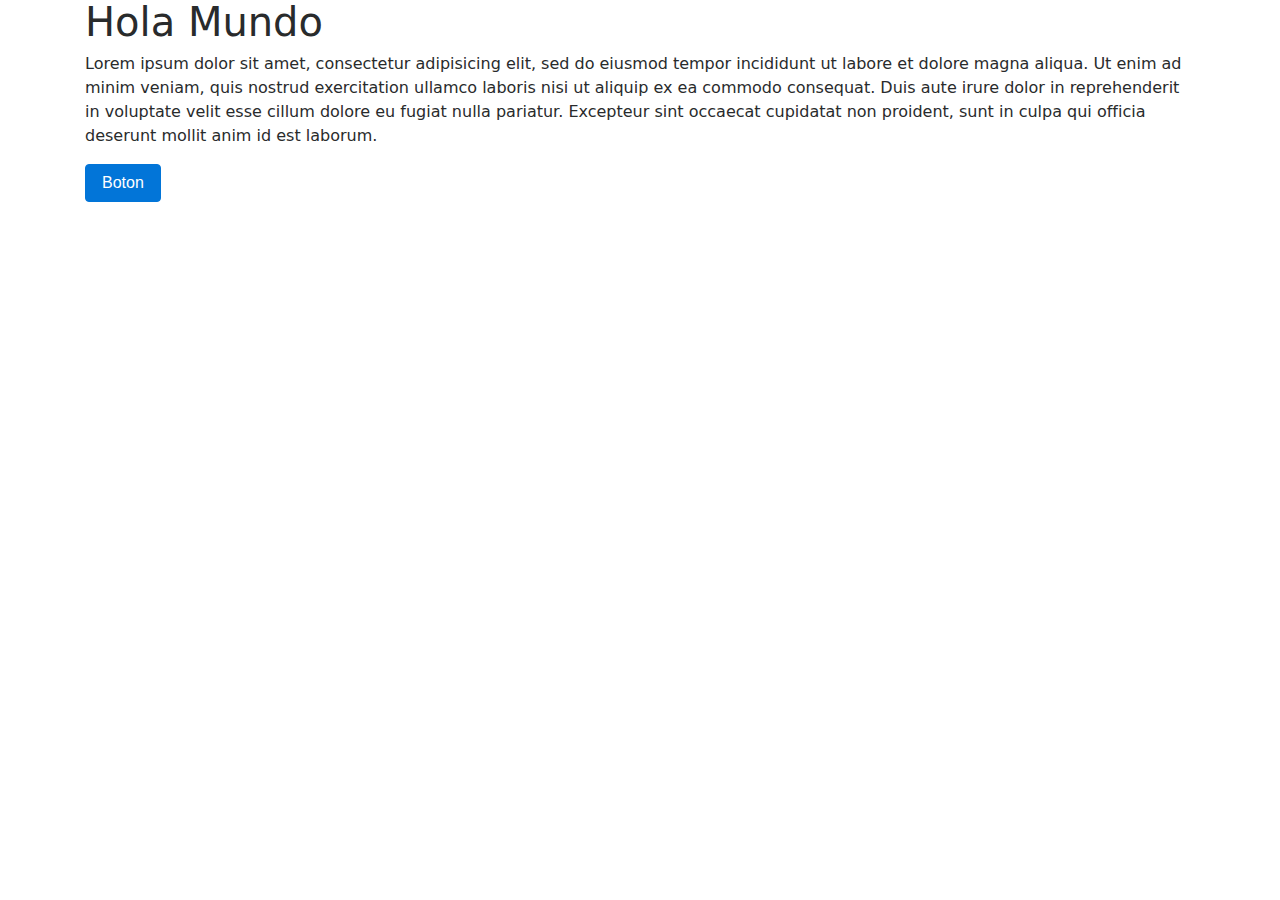
<file: BootstrapRecursosCurso/index.html>
<!DOCTYPE html>
<html lang="es">
<head>
	<meta charset="UTF-8">
	<meta name="viewport" content="width=device-width, user-scalable=no, initial-scale=1.0, maximum-scale=1.0, minimum-scale=1.0">
	<link rel="stylesheet" href="css/bootstrap.min.css">
	<!-- <link rel="stylesheet" href="https://maxcdn.bootstrapcdn.com/bootstrap/4.0.0-alpha.6/css/bootstrap.min.css"> -->
	<title>Plantilla</title>
</head>
<body>
	<div class="container">
		<h1>Hola Mundo</h1>
		<p>Lorem ipsum dolor sit amet, consectetur adipisicing elit, sed do eiusmod
		tempor incididunt ut labore et dolore magna aliqua. Ut enim ad minim veniam,
		quis nostrud exercitation ullamco laboris nisi ut aliquip ex ea commodo
		consequat. Duis aute irure dolor in reprehenderit in voluptate velit esse
		cillum dolore eu fugiat nulla pariatur. Excepteur sint occaecat cupidatat non
		proident, sunt in culpa qui officia deserunt mollit anim id est laborum.</p>
		<button class="btn btn-primary">Boton</button>
	</div>
	
	<script src="js/jquery-3.2.1.min.js"></script>
	<!-- <script src="https://maxcdn.bootstrapcdn.com/bootstrap/4.0.0-alpha.6/js/bootstrap.min.js"></script> -->
	<script src="js/bootstrap.min.js"></script>
</body>
</html>
</file>
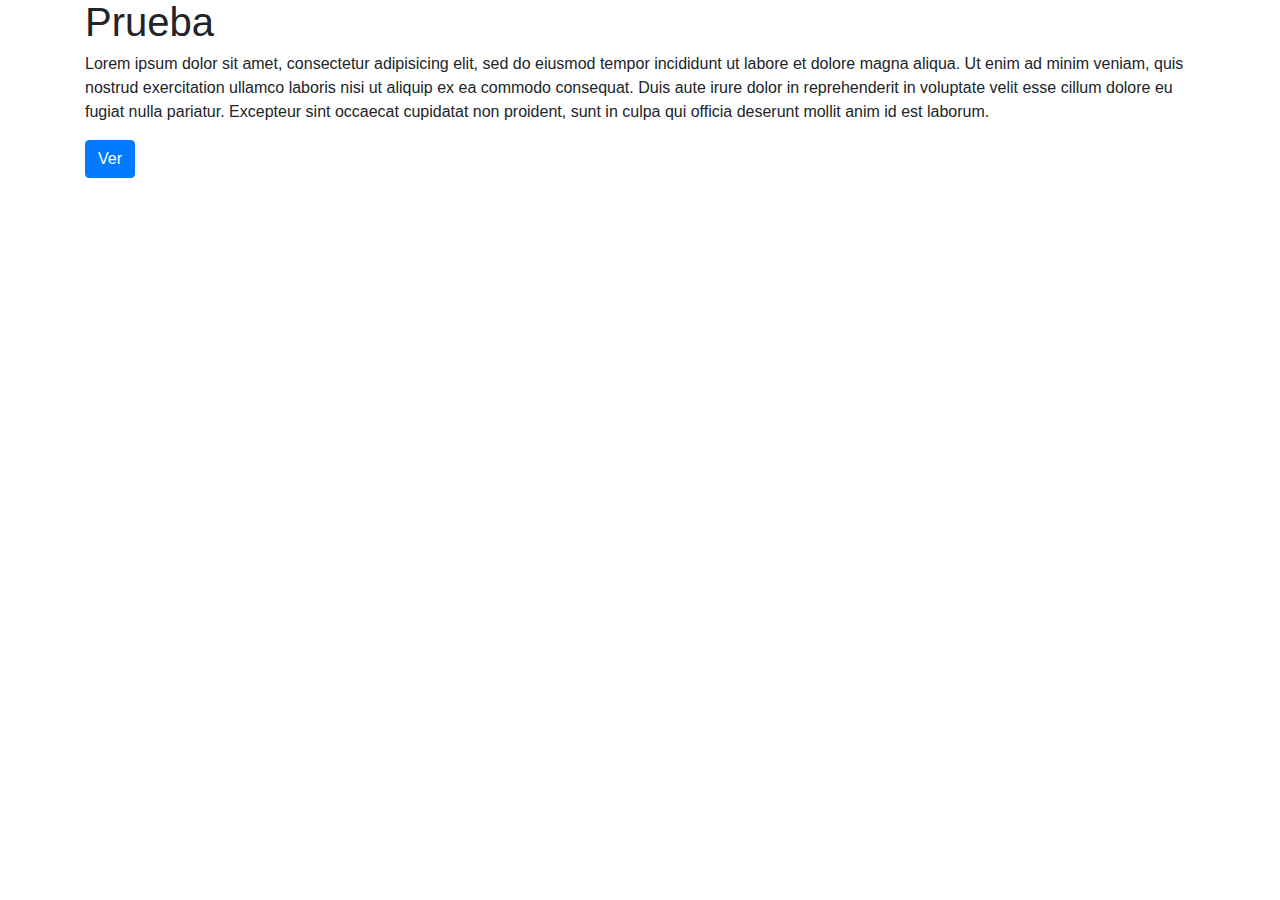
<file: Recursos/index.html>
<!DOCTYPE html>
<html>
  <head>
    <meta charset="utf-8">
    <meta name="viewreport" content="width=device-width, user-scalable=no , initial-scale=1.0, maximum-scale=1.0, minimun-scale=1.0" >
    <link rel="stylesheet" href="css/bootstrap.min.css">
    <title>Plantilla</title>
  </head>
  <body>
    <script type="text/javascript" src="js/jquery-3.2.1.min.js"></script>
    <script type="text/javascript" src="js/bootstrap.min.js"></script>

    <div class="container">

      <h1>Prueba</h1>
      <p>Lorem ipsum dolor sit amet, consectetur adipisicing elit, sed do eiusmod tempor incididunt ut labore et dolore magna aliqua. Ut enim ad minim veniam, quis nostrud exercitation ullamco laboris nisi ut aliquip ex ea commodo consequat. Duis aute irure dolor in reprehenderit in voluptate velit esse cillum dolore eu fugiat nulla pariatur. Excepteur sint occaecat cupidatat non proident, sunt in culpa qui officia deserunt mollit anim id est laborum.</p>
      <button class="btn btn-primary">Ver</button>


    </div>
  </body>
</html>
</file>
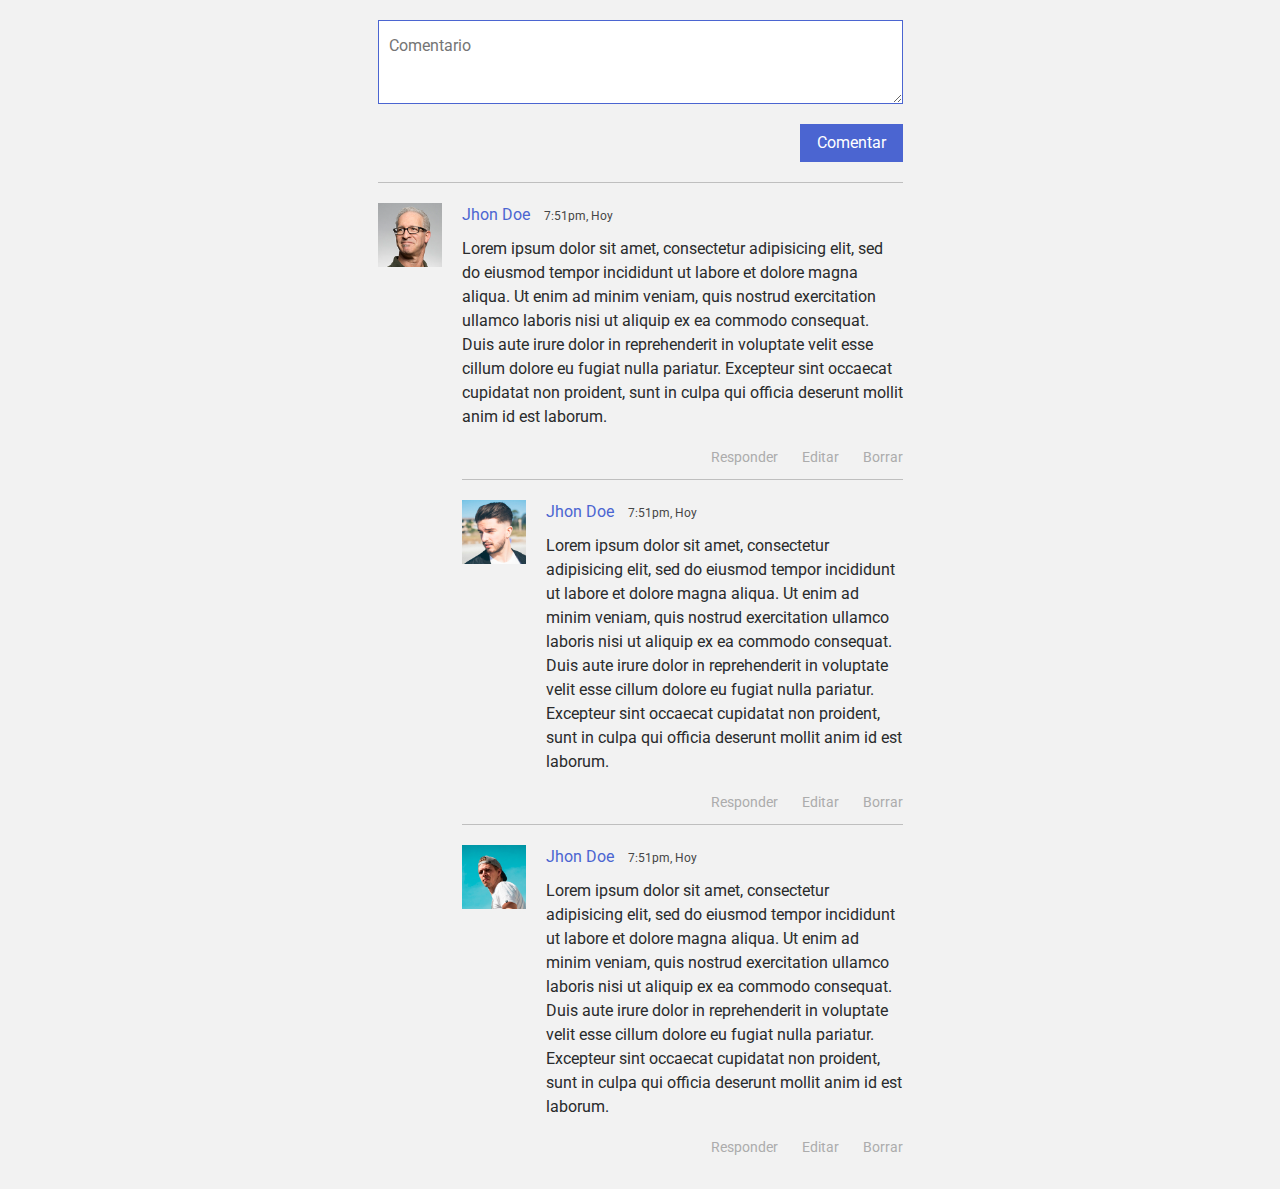
<file: BootstrapRecursosCurso/practicas/comentarios/index.html>
<!DOCTYPE html>
<html lang="es">
<head>
	<meta charset="UTF-8">
	<title>Comentarios</title>
	<meta name="viewport" content="width=device-width, user-scalable=no, initial-scale=1.0, maximum-scale=1.0, minimum-scale=1.0">
	<link rel="stylesheet" href="css/bootstrap.min.css">
	<link href="https://fonts.googleapis.com/css?family=Roboto" rel="stylesheet">
	<link rel="stylesheet" href="css/estilos.css">
</head>
<body>
	<div class="container">
		<div class="row comentarios justify-content-center">
			<div class="col-6">
				<form action="" class="form_comentarios d-flex justify-content-end flex-wrap">
					<textarea name="" id="" placeholder="Comentario"></textarea>
					<button class="btn" type="button">Comentar</button>
				</form>

				<div class="media">
					<img src="img/persona1.jpg" width="64" height="64" alt="">
					<div class="media-body">
						<p class="nombre">Jhon Doe <span>7:51pm, Hoy</span></p>
						<p class="comentario">
							Lorem ipsum dolor sit amet, consectetur adipisicing elit, sed do eiusmod
							tempor incididunt ut labore et dolore magna aliqua. Ut enim ad minim veniam,
							quis nostrud exercitation ullamco laboris nisi ut aliquip ex ea commodo
							consequat. Duis aute irure dolor in reprehenderit in voluptate velit esse
							cillum dolore eu fugiat nulla pariatur. Excepteur sint occaecat cupidatat non
							proident, sunt in culpa qui officia deserunt mollit anim id est laborum.
						</p>
						<div class="botones text-right">
							<a href="#">Responder</a>
							<a href="#">Editar</a>
							<a href="#">Borrar</a>
						</div>

						<div class="media">
							<img src="img/persona2.jpg" width="64" height="64" alt="">
							<div class="media-body">
								<p class="nombre">Jhon Doe <span>7:51pm, Hoy</span></p>
								<p class="comentario">
									Lorem ipsum dolor sit amet, consectetur adipisicing elit, sed do eiusmod
									tempor incididunt ut labore et dolore magna aliqua. Ut enim ad minim veniam,
									quis nostrud exercitation ullamco laboris nisi ut aliquip ex ea commodo
									consequat. Duis aute irure dolor in reprehenderit in voluptate velit esse
									cillum dolore eu fugiat nulla pariatur. Excepteur sint occaecat cupidatat non
									proident, sunt in culpa qui officia deserunt mollit anim id est laborum.
								</p>
								<div class="botones text-right">
									<a href="#">Responder</a>
									<a href="#">Editar</a>
									<a href="#">Borrar</a>
								</div>
							</div>
						</div>

						<div class="media">
							<img src="img/persona3.jpg" width="64" height="64" alt="">
							<div class="media-body">
								<p class="nombre">Jhon Doe <span>7:51pm, Hoy</span></p>
								<p class="comentario">
									Lorem ipsum dolor sit amet, consectetur adipisicing elit, sed do eiusmod
									tempor incididunt ut labore et dolore magna aliqua. Ut enim ad minim veniam,
									quis nostrud exercitation ullamco laboris nisi ut aliquip ex ea commodo
									consequat. Duis aute irure dolor in reprehenderit in voluptate velit esse
									cillum dolore eu fugiat nulla pariatur. Excepteur sint occaecat cupidatat non
									proident, sunt in culpa qui officia deserunt mollit anim id est laborum.
								</p>
								<div class="botones text-right">
									<a href="#">Responder</a>
									<a href="#">Editar</a>
									<a href="#">Borrar</a>
								</div>
							</div>
						</div>
					</div>
				</div>
			</div>
		</div>
	</div>
	
	<script src="js/jquery-3.2.1.min.js"></script>
	<script src="js/bootstrap.min.js"></script>
</body>
</html>
</file>
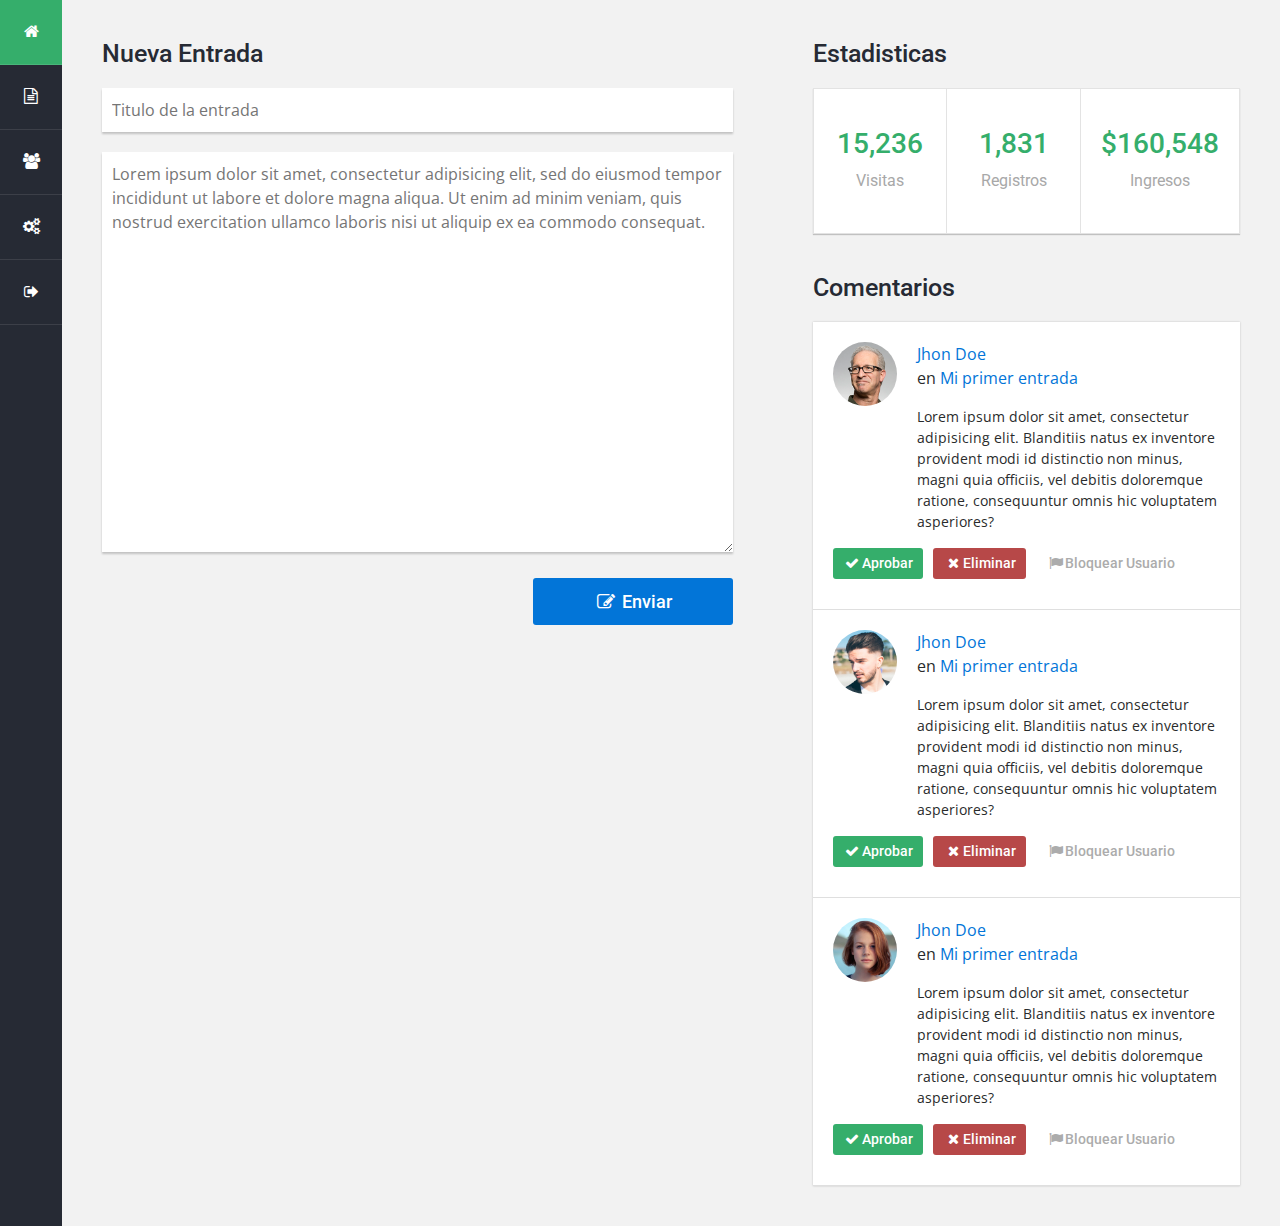
<file: BootstrapRecursosCurso/practicas/dashboard/index.html>
<!DOCTYPE html>
<html lang="es">
<head>
	<meta charset="UTF-8">
	<meta name="viewport" content="width=device-width, user-scalable=no, initial-scale=1.0, maximum-scale=1.0, minimum-scale=1.0">
	<title>Dashboard</title>
	<link rel="stylesheet" href="css/bootstrap.min.css">
	<link href="https://fonts.googleapis.com/css?family=Open+Sans:400,700|Roboto:300,400,500" rel="stylesheet">
	<link rel="stylesheet" href="css/fontello.css">
	<link rel="stylesheet" href="css/estilos.css">
</head>
<body>
	<div class="container-fluid">
		<div class="row">
			<div class="barra-lateral col-12 col-sm-auto">
				<div class="logo">
					<h2>Dashboard</h2>
				</div>
				<nav class="menu d-flex d-sm-block justify-content-center flex-wrap">
					<a href="#"><i class="icon-home"></i><span>Inicio</span></a>
					<a href="#"><i class="icon-doc-text"></i><span>Entradas</span></a>
					<a href="#"><i class="icon-users"></i><span>Usuarios</span></a>
					<a href="#"><i class="icon-cog-alt"></i><span>Configuracion</span></a>
					<a href="#"><i class="icon-logout"></i><span>Salir</span></a>
				</nav>
			</div>

			<main class="main col">
				<div class="row">
					<div class="columna col-lg-7">
						<div class="widget nueva_entrada">
							<h3 class="titulo">Nueva Entrada</h3>
							<form action="">
								<input type="text" placeholder="Titulo de la entrada">
								<textarea placeholder="Lorem ipsum dolor sit amet, consectetur adipisicing elit, sed do eiusmod tempor incididunt ut labore et dolore magna aliqua. Ut enim ad minim veniam, quis nostrud exercitation ullamco laboris nisi ut aliquip ex ea commodo consequat."></textarea>
								<div class="d-flex justify-content-end">
									<button><i class="icon icon-edit"></i> Enviar</button>
								</div>
							</form>
						</div>
					</div>

					<div class="columna col-lg-5">
						<div class="widget estadisticas">
							<h3 class="titulo">Estadisticas</h3>
							<div class="contenedor d-flex flex-wrap">
								<div class="caja">
									<h3>15,236</h3>
									<p>Visitas</p>
								</div>
								<div class="caja">
									<h3>1,831</h3>
									<p>Registros</p>
								</div>
								<div class="caja">
									<h3>$160,548</h3>
									<p>Ingresos</p>
								</div>
							</div>
						</div>

						<div class="widget comentarios">
							<h3 class="titulo">Comentarios</h3>
							<div class="contenedor">
								<div class="comentario d-flex flex-wrap">
									<div class="foto">
										<a href="#">
											<img src="img/persona1.jpg" width="100" alt="">
										</a>
									</div>
									<div class="texto">
										<a href="#">Jhon Doe</a>
										<p>en <a href="#">Mi primer entrada</a></p>
										<p class="texto-comentario">
											Lorem ipsum dolor sit amet, consectetur adipisicing elit. Blanditiis natus ex inventore provident modi id distinctio non minus, magni quia officiis, vel debitis doloremque ratione, consequuntur omnis hic voluptatem asperiores?
										</p>
									</div>
									<div class="botones d-flex justify-content-start flex-wrap w-100">
										<button class="aprobar"><i class="icono icon-ok"></i>Aprobar</button>
										<button class="eliminar"><i class="icono icon-cancel"></i>Eliminar</button>
										<button class="bloquear"><i class="icono icon-flag"></i>Bloquear Usuario</button>
									</div>
								</div>	

								<div class="comentario d-flex flex-wrap">
									<div class="foto">
										<a href="#">
											<img src="img/persona2.jpg" width="100" alt="">
										</a>
									</div>
									<div class="texto">
										<a href="#">Jhon Doe</a>
										<p>en <a href="#">Mi primer entrada</a></p>
										<p class="texto-comentario">
											Lorem ipsum dolor sit amet, consectetur adipisicing elit. Blanditiis natus ex inventore provident modi id distinctio non minus, magni quia officiis, vel debitis doloremque ratione, consequuntur omnis hic voluptatem asperiores?
										</p>
									</div>
									<div class="botones d-flex justify-content-start flex-wrap w-100">
										<button class="aprobar"><i class="icono icon-ok"></i>Aprobar</button>
										<button class="eliminar"><i class="icono icon-cancel"></i>Eliminar</button>
										<button class="bloquear"><i class="icono icon-flag"></i>Bloquear Usuario</button>
									</div>
								</div>

								<div class="comentario d-flex flex-wrap">
									<div class="foto">
										<a href="#">
											<img src="img/persona3.jpg" width="100" alt="">
										</a>
									</div>
									<div class="texto">
										<a href="#">Jhon Doe</a>
										<p>en <a href="#">Mi primer entrada</a></p>
										<p class="texto-comentario">
											Lorem ipsum dolor sit amet, consectetur adipisicing elit. Blanditiis natus ex inventore provident modi id distinctio non minus, magni quia officiis, vel debitis doloremque ratione, consequuntur omnis hic voluptatem asperiores?
										</p>
									</div>
									<div class="botones d-flex justify-content-start flex-wrap w-100">
										<button class="aprobar"><i class="icono icon-ok"></i>Aprobar</button>
										<button class="eliminar"><i class="icono icon-cancel"></i>Eliminar</button>
										<button class="bloquear"><i class="icono icon-flag"></i>Bloquear Usuario</button>
									</div>
								</div>				
							</div>
						</div>
					</div>
				</div>
			</main>
		</div>
	</div>
	
	<script src="https://code.jquery.com/jquery-3.2.1.min.js"></script>
	<script src="js/bootstrap.min.js"></script>
</body>
</html>
</file>
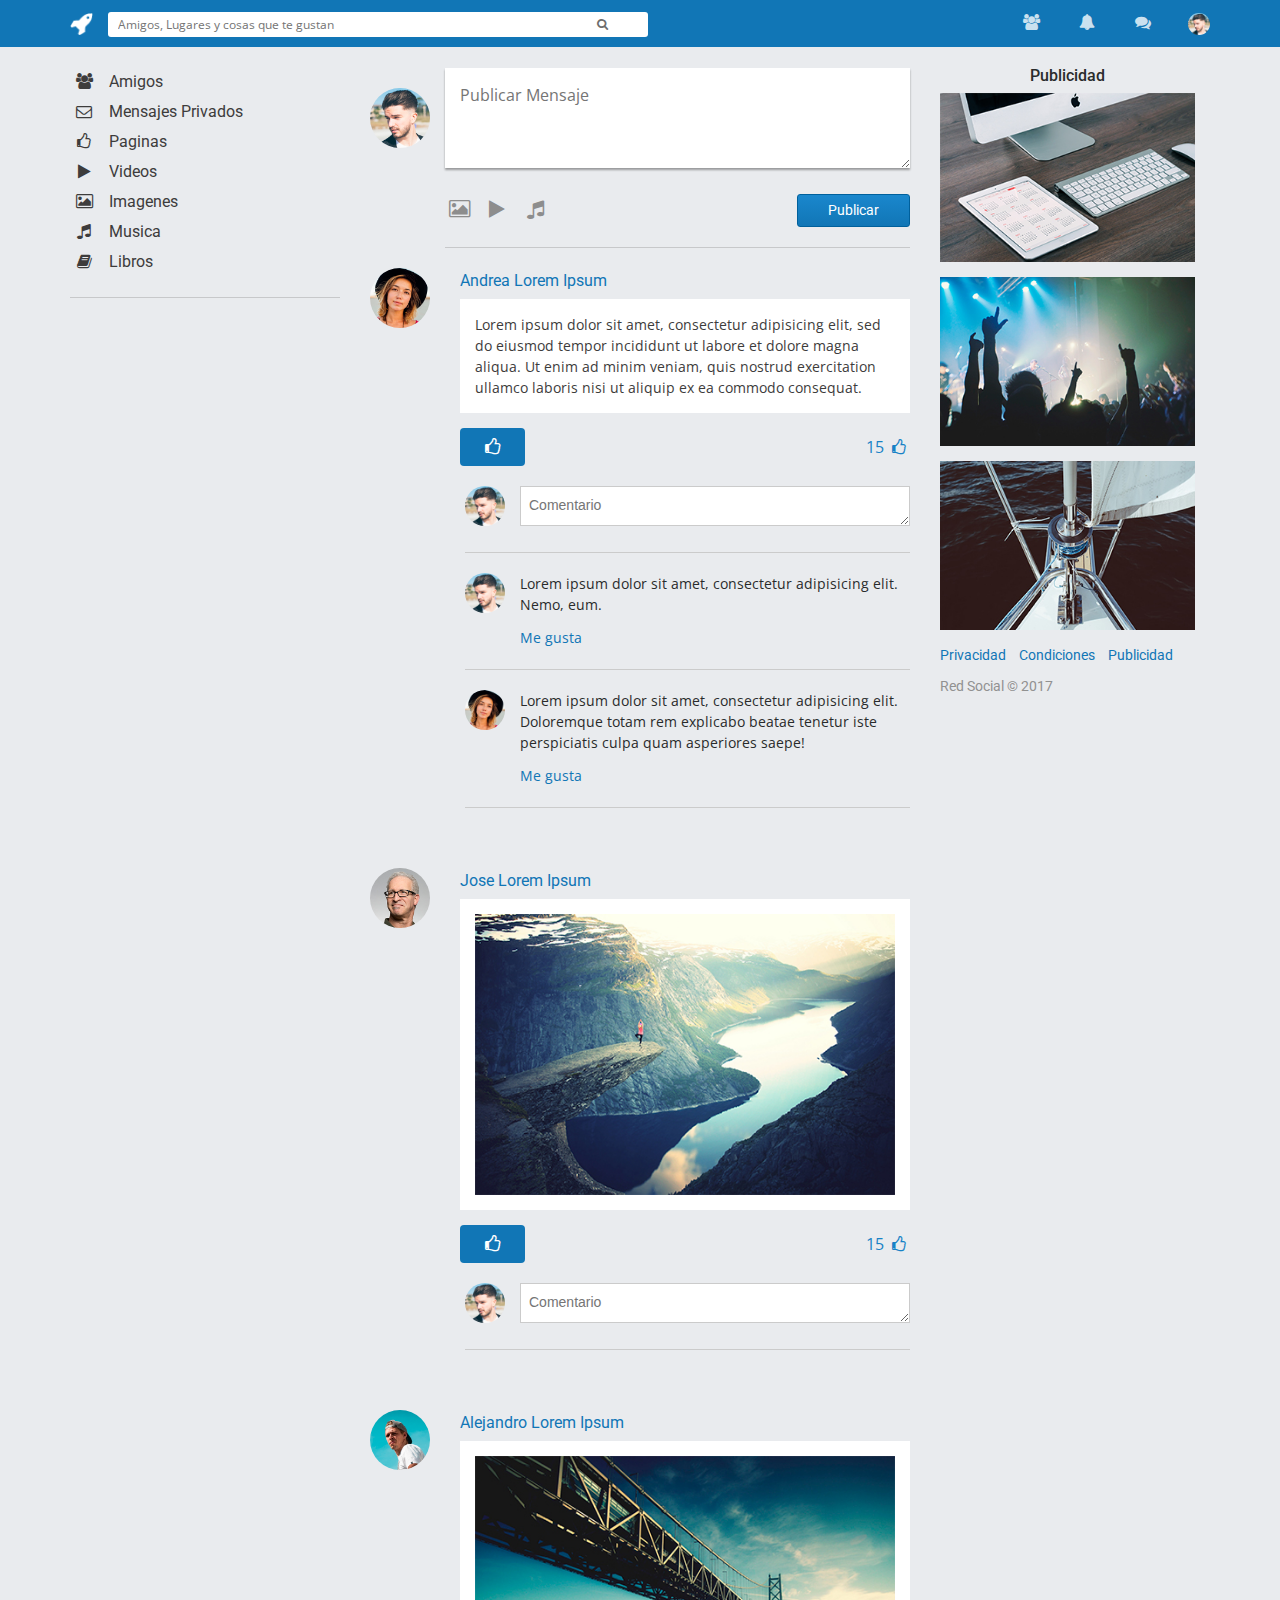
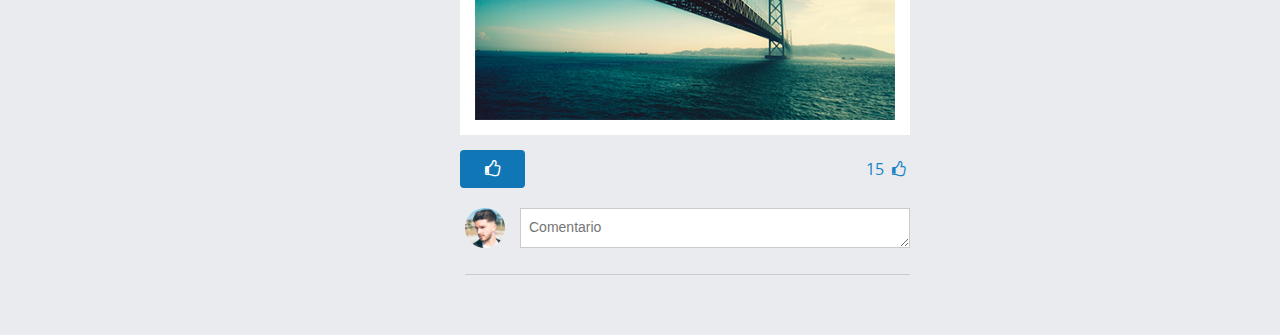
<file: BootstrapRecursosCurso/practicas/red_social/index.html>
<!DOCTYPE html>
<html lang="en">
<head>
	<meta charset="UTF-8">
	<meta name="viewport" content="width=device-width, user-scalable=no, initial-scale=1.0, maximum-scale=1.0, minimum-scale=1.0">
	<title>Red Social</title>
	<link href="https://fonts.googleapis.com/css?family=Open+Sans|Roboto" rel="stylesheet">
	<link rel="stylesheet" href="css/fontello.css">
	<link rel="stylesheet" href="css/bootstrap.min.css">
	<link rel="stylesheet" href="css/estilos.css">
</head>
<body>
	<header>
		<div class="container">
			<div class="row justify-content-start">
				<div class="col-auto logo hidden-sm-down">
					<a href="#">
						<img src="img/logo.png" alt="">
					</a>
				</div>
				<div class="col-12 col-sm-8 col-lg-6 flex-last flex-sm-unordered buscar">
					<form action="">
						<div class="row no-gutters align-items-center">
							<div class="columna col-10">
								<input type="text" name="" id="" placeholder="Amigos, Lugares y cosas que te gustan">
							</div>
							<div class="columna col-2">
								<button><i class="icon-search"></i></button>
							</div>
						</div>
					</form>
				</div>
				<nav class="col-12 col-sm-3 col-lg-2 menu d-flex justify-content-between ml-auto">
					<a href="#"><i class="icon-users"></i></a>
					<a href="#"><i class="icon-bell-alt"></i></a>
					<a href="#"><i class="icon-chat"></i></a>
					<a href="#" class="imagen"><img src="img/persona2.jpg" width="22" height="22" alt=""></a>
				</nav>
			</div>
		</div>
	</header>

	<main class="container">
		<div class="row">
			<div class="col-12 col-md-3 barra-lateral-izquierda" id="barra-lateral-izquierda">
				<nav>
					<a href="#"><i class="icon-users"></i> Amigos</a>
					<a href="#"><i class="icon-mail"></i> Mensajes Privados</a>
					<a href="#"><i class="icon-thumbs-up"></i> Paginas</a>
					<a href="#"><i class="icon-play"></i> Videos</a>
					<a href="#"><i class="icon-picture"></i> Imagenes</a>
					<a href="#"><i class="icon-music"></i> Musica</a>
					<a href="#"><i class="icon-book"></i> Libros</a>
				</nav>
			</div>

			<a href="#" class="fondo-enlace hidden-md-up" id="fondo-enlace"></a>

			<div class="col contenido-principal">
				<div class="publicar">
					<div class="row">
						<div class="col">
							<a href="#" class="btn-menu hidden-md-up d-flex justify-content-between" id="btn-menu">
								<span>Menu</span>
								<i class="icon-menu"></i>
							</a>
						</div>
					</div>

					<div class="row justify-content-center">
						<div class="col-auto foto">
							<a href="#">
								<img src="img/persona2.jpg" alt="">
							</a>
						</div>
						<div class="col">
							<form action="">
								<textarea name="mensaje" id="" placeholder="Publicar Mensaje"></textarea>
								<div class="contenedor-botones d-flex justify-content-between">
									<div class="media">
										<a href="#"><i class="icon-picture"></i></a>
										<a href="#"><i class="icon-play"></i></a>
										<a href="#"><i class="icon-music"></i></a>
									</div>
									<div>
										<button>Publicar</button>
									</div>
								</div>
							</form>
						</div>
					</div>
				</div>

				<!-- Publicacion #1 -->
				<div class="publicacion">
					<!-- Publicacion -->
					<div class="row">
						<div class="col-auto foto">
							<a href="#">
								<img src="img/persona5.jpg" alt="">
							</a>
						</div>

						<div class="col">
							<div class="post">
								<a href="#" class="nombre">Andrea Lorem Ipsum</a>
								<p class="texto">
									Lorem ipsum dolor sit amet, consectetur adipisicing elit, sed do eiusmod
									tempor incididunt ut labore et dolore magna aliqua. Ut enim ad minim veniam,
									quis nostrud exercitation ullamco laboris nisi ut aliquip ex ea commodo
									consequat.
								</p>
								<div class="caja-botones d-flex justify-content-between align-items-center">
									<button><i class="icon-thumbs-up"></i></button>
									<p>15 <i class="icon-thumbs-up"></i></p>
								</div>
							</div>
						</div>
					</div>

					<!-- Comentarios -->
					<div class="row">
						<div class="col-10 offset-2">
							<div class="comentarios">
								<div class="row comentario no-gutters">
									<div class="col-auto foto">
										<a href="#">
											<img src="img/persona2.jpg" alt="">
										</a>
									</div>
									<div class="col">
										<form action="">
											<textarea name="" id="" placeholder="Comentario"></textarea>
										</form>
									</div>
								</div>

								<div class="row comentario no-gutters ">
									<div class="col-auto foto">
										<a href="#">
											<img src="img/persona2.jpg" alt="">
										</a>
									</div>
									<div class="col">
										<p class="respuesta">
											Lorem ipsum dolor sit amet, consectetur adipisicing elit. Nemo, eum.
										</p>
										<a href="#" class="me-gusta">Me gusta</a>
									</div>
								</div>

								<div class="row comentario no-gutters ">
									<div class="col-auto foto">
										<a href="#">
											<img src="img/persona5.jpg" alt="">
										</a>
									</div>
									<div class="col">
										<p class="respuesta">
											Lorem ipsum dolor sit amet, consectetur adipisicing elit. Doloremque totam rem explicabo beatae tenetur iste perspiciatis culpa quam asperiores saepe!
										</p>
										<a href="#" class="me-gusta">Me gusta</a>
									</div>
								</div>

							</div>
						</div>
					</div>
				</div>

				<!-- Publicacion #2 -->
				<div class="publicacion">
					<!-- Publicacion -->
					<div class="row">
						<div class="col-auto foto">
							<a href="#">
								<img src="img/persona1.jpg" alt="">
							</a>
						</div>

						<div class="col">
							<div class="post">
								<a href="#" class="nombre">Jose Lorem Ipsum</a>
								<div class="imagen">
									<img src="img/paisaje1.jpg" alt="">
								</div>
								<div class="caja-botones d-flex justify-content-between align-items-center">
									<button><i class="icon-thumbs-up"></i></button>
									<p>15 <i class="icon-thumbs-up"></i></p>
								</div>
							</div>
						</div>
					</div>

					<!-- Comentarios -->
					<div class="row">
						<div class="col-10 offset-2">
							<div class="comentarios">
								<div class="row comentario no-gutters ">
									<div class="col-auto foto">
										<a href="#">
											<img src="img/persona2.jpg" alt="">
										</a>
									</div>
									<div class="col">
										<form action="">
											<textarea name="" id="" placeholder="Comentario"></textarea>
										</form>
									</div>
								</div>
							</div>
						</div>
					</div>
				</div>

				<!-- Publicacion #3 -->
				<div class="publicacion">
					<!-- Publicacion -->
					<div class="row">
						<div class="col-auto foto">
							<a href="#">
								<img src="img/persona4.jpg" alt="">
							</a>
						</div>

						<div class="col">
							<div class="post">
								<a href="#" class="nombre">Alejandro Lorem Ipsum</a>
								<div class="imagen">
									<img src="img/paisaje2.jpg" alt="">
								</div>
								<div class="caja-botones d-flex justify-content-between align-items-center">
									<button><i class="icon-thumbs-up"></i></button>
									<p>15 <i class="icon-thumbs-up"></i></p>
								</div>
							</div>
						</div>
					</div>

					<!-- Comentarios -->
					<div class="row">
						<div class="col-10 offset-2">
							<div class="comentarios">
								<div class="row comentario no-gutters ">
									<div class="col-auto foto">
										<a href="#">
											<img src="img/persona2.jpg" alt="">
										</a>
									</div>
									<div class="col">
										<form action="">
											<textarea name="" id="" placeholder="Comentario"></textarea>
										</form>
									</div>
								</div>
							</div>
						</div>
					</div>
				</div>
			</div>

			<div class="col-3 barra-lateral-derecha hidden-md-down">
				<h3>Publicidad</h3>
				<div class="ads">
					<a href="#"><img src="img/ad1.jpg" width="300" alt=""></a>
					<a href="#"><img src="img/ad2.jpg" width="300" alt=""></a>
					<a href="#"><img src="img/ad3.jpg" width="300" alt=""></a>
				</div>

				<footer>
					<a href="#">Privacidad</a>
					<a href="#">Condiciones</a>
					<a href="#">Publicidad</a>
					<p class="copyright">Red Social © 2017</p>
				</footer>
			</div>
		</div>
	</main>

	<script src="js/jquery-3.2.1.min.js"></script>
	<script src="js/menu.js"></script>
	<script src="js/bootstrap.min.js"></script>
</body>
</html>
</file>
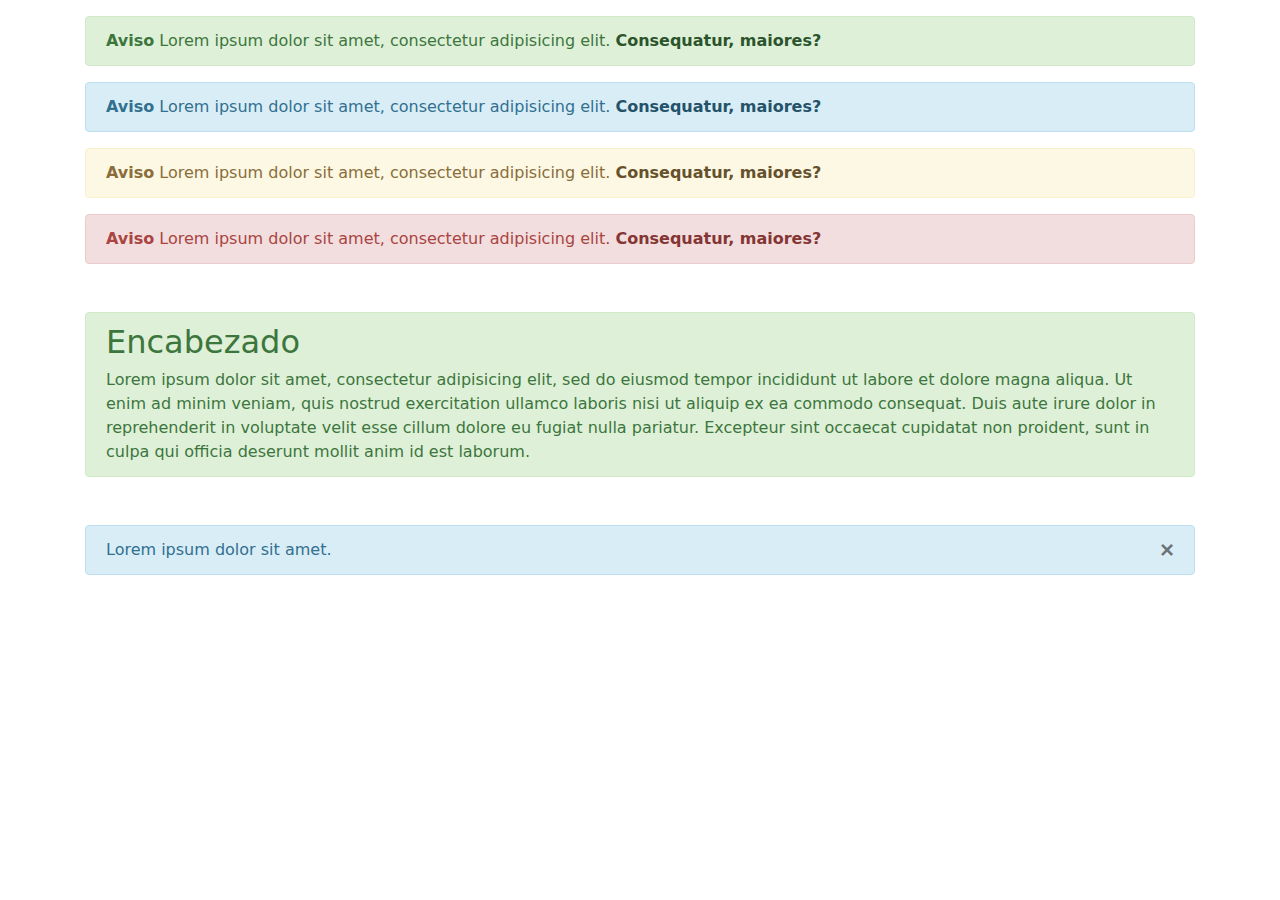
<file: BootstrapRecursosCurso/alertas.html>
<!DOCTYPE html>
<html lang="en">
<head>
	<meta charset="UTF-8">
	<title>Alertas</title>
	<meta name="viewport" content="width=device-width, user-scalable=no, initial-scale=1.0, maximum-scale=1.0, minimum-scale=1.0">
	<link rel="stylesheet" href="css/bootstrap.min.css">
</head>
<body>
	<div class="container">
		<div class="row">
			<div class="col">
				<div class="alert alert-success mt-3">
					<strong>Aviso</strong> Lorem ipsum dolor sit amet, consectetur adipisicing elit. <a href="#" class="alert-link">Consequatur, maiores?</a>
				</div>

				<div class="alert alert-info mt-3">
					<strong>Aviso</strong> Lorem ipsum dolor sit amet, consectetur adipisicing elit. <a href="#" class="alert-link">Consequatur, maiores?</a>
				</div>

				<div class="alert alert-warning mt-3">
					<strong>Aviso</strong> Lorem ipsum dolor sit amet, consectetur adipisicing elit. <a href="#" class="alert-link">Consequatur, maiores?</a>
				</div>

				<div class="alert alert-danger mt-3">
					<strong>Aviso</strong> Lorem ipsum dolor sit amet, consectetur adipisicing elit. <a href="#" class="alert-link">Consequatur, maiores?</a>
				</div>

				<div class="alert alert-success mt-5">
					<h2>Encabezado</h2>
					<p class="mb-0">Lorem ipsum dolor sit amet, consectetur adipisicing elit, sed do eiusmod
					tempor incididunt ut labore et dolore magna aliqua. Ut enim ad minim veniam,
					quis nostrud exercitation ullamco laboris nisi ut aliquip ex ea commodo
					consequat. Duis aute irure dolor in reprehenderit in voluptate velit esse
					cillum dolore eu fugiat nulla pariatur. Excepteur sint occaecat cupidatat non
					proident, sunt in culpa qui officia deserunt mollit anim id est laborum.</p>
				</div>

				<div class="alert alert-info mt-5" id="alerta">
					Lorem ipsum dolor sit amet.
					<button type="button" class="close" data-dismiss="alert" aria-label="Cerrar">
						<span aria-hidden="true">&times;</span>
					</button>
				</div>
			</div>
		</div>
	</div>

	<script src="js/jquery.min.js"></script>
	<script src="js/bootstrap.min.js"></script>
</body>
</html>
</file>
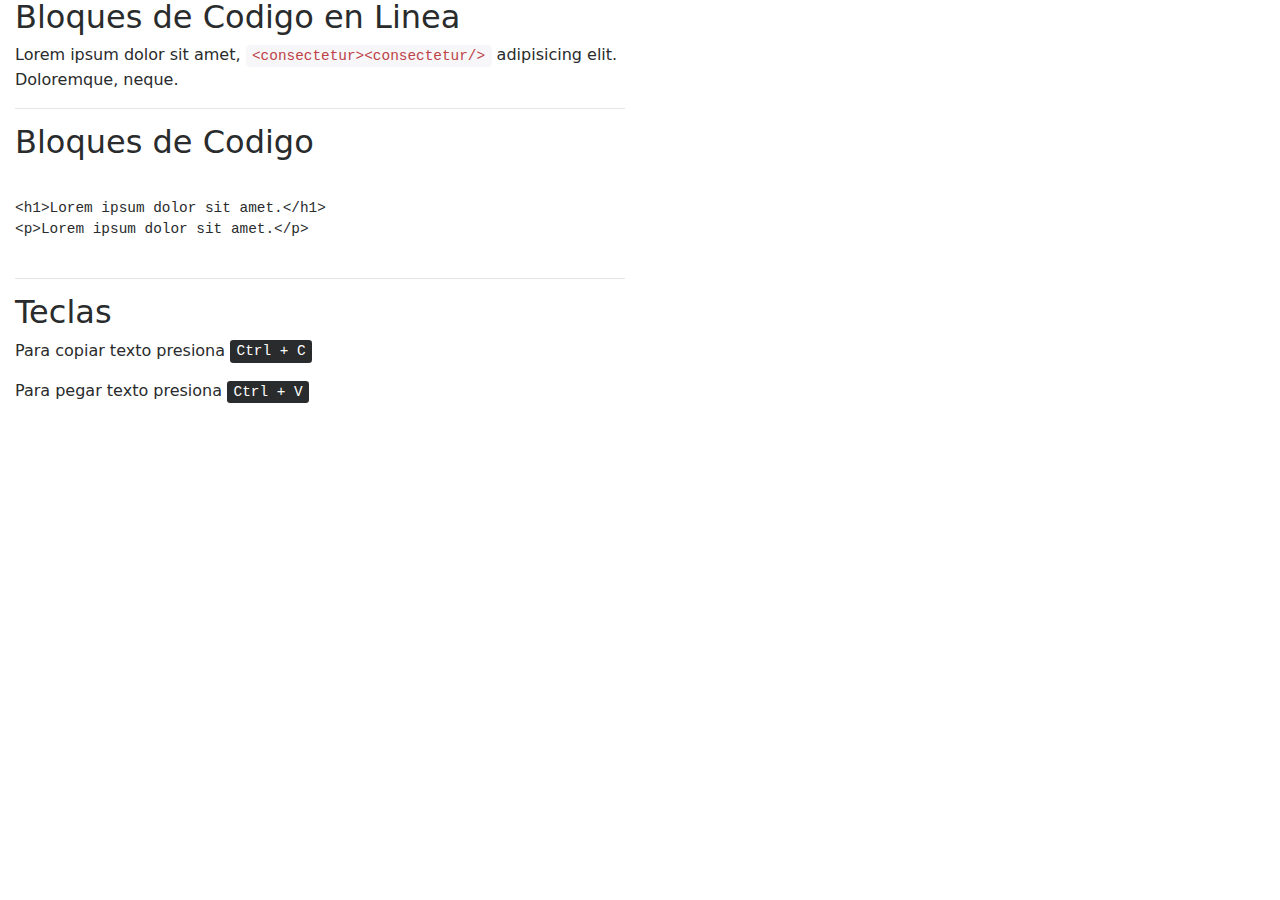
<file: BootstrapRecursosCurso/bloques_codigo.html>
<!DOCTYPE html>
<html lang="en">
<head>
	<meta charset="UTF-8">
	<title>Bloques de Codigo</title>
	<meta name="viewport" content="width=device-width, user-scalable=no, initial-scale=1.0, maximum-scale=1.0, minimum-scale=1.0">
	<link rel="stylesheet" href="css/bootstrap.min.css">
</head>
<body>
	<div class="container-fluid">
		<div class="row">
			<div class="col-6">
				<h2>Bloques de Codigo en Linea</h2>
				<p>Lorem ipsum dolor sit amet, <code>&lt;consectetur&gt;&lt;consectetur/&gt;</code> adipisicing elit. Doloremque, neque.</p>

				<hr>
				<h2>Bloques de Codigo</h2>
				<p>
<pre>
<code>
&lt;h1&gt;Lorem ipsum dolor sit amet.&lt;/h1&gt;
&lt;p&gt;Lorem ipsum dolor sit amet.&lt;/p&gt;
</code>
</pre>
				</p>

				<hr>

				<h2>Teclas</h2>
				<p>Para copiar texto presiona <kbd>Ctrl + C</kbd></p>
				<p>Para pegar texto presiona <kbd>Ctrl + V</kbd></p>
			</div>
		</div>
	</div>

	<script src="js/jquery.min.js"></script>
	<script src="js/bootstrap.min.js"></script>
</body>
</html>
</file>
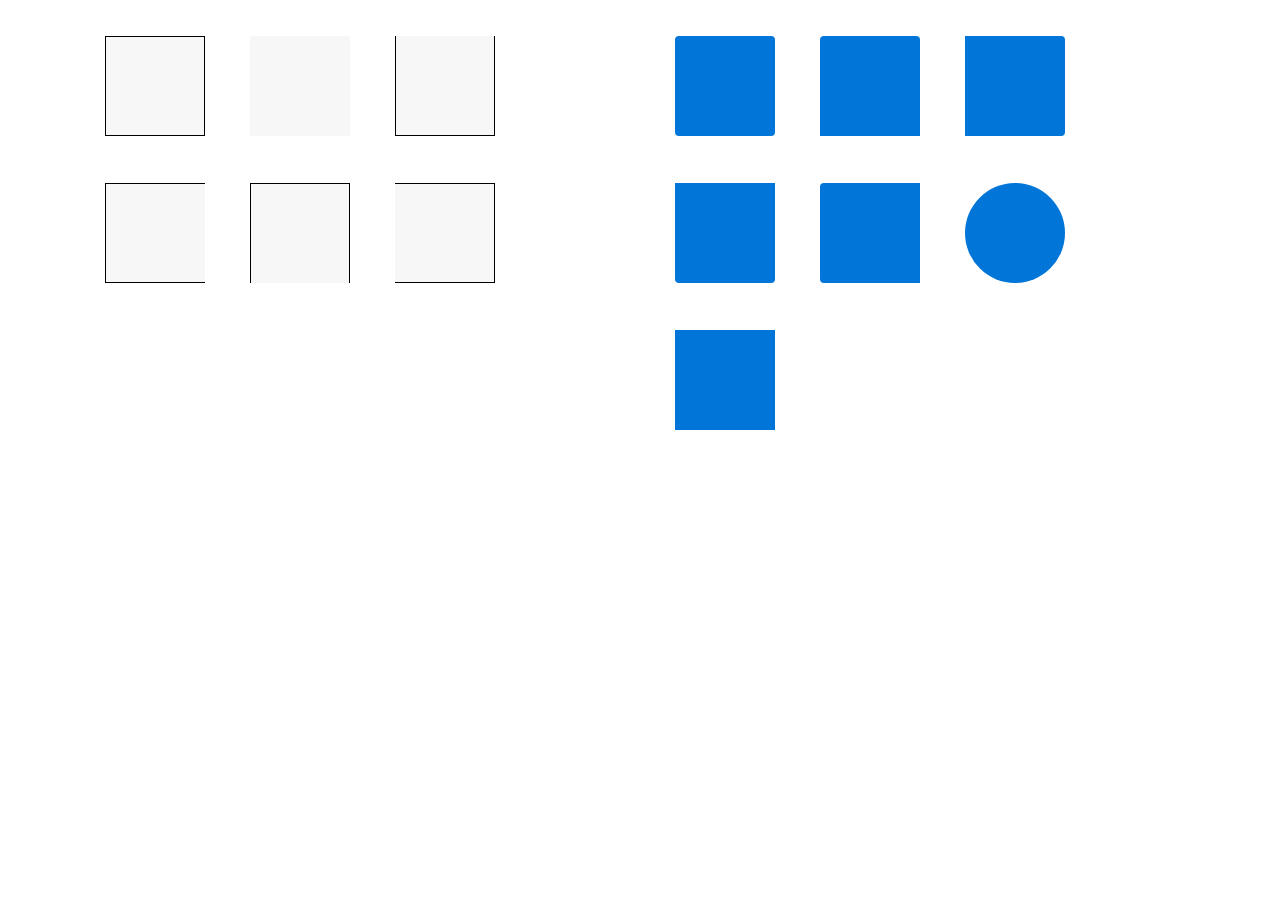
<file: BootstrapRecursosCurso/bordes.html>
<!DOCTYPE html>
<html lang="es">
<head>
	<meta charset="UTF-8">
	<title>Bordes</title>
	<meta name="viewport" content="width=device-width, user-scalable=no, initial-scale=1.0, maximum-scale=1.0, minimum-scale=1.0">
	<link rel="stylesheet" href="css/bootstrap.min.css">
	<style>
		.caja {
			border: 1px solid #000;
			width: 100px;
			height: 100px;
			display: inline-block;
			margin: 20px;
		}
	</style>
</head>
<body>
	<div class="container">
		<div class="row mt-3">
			<div class="col-6">
				<div class="caja bg-faded"></div>
				<div class="caja bg-faded border-0"></div>
				<div class="caja bg-faded border-top-0"></div>
				<div class="caja bg-faded border-right-0"></div>
				<div class="caja bg-faded border-bottom-0"></div>
				<div class="caja bg-faded border-left-0"></div>
			</div>
			<div class="col-6">
				<div class="caja bg-primary border-0 rounded"></div>
				<div class="caja bg-primary border-0 rounded-top"></div>
				<div class="caja bg-primary border-0 rounded-right"></div>
				<div class="caja bg-primary border-0 rounded-bottom"></div>
				<div class="caja bg-primary border-0 rounded-left"></div>
				<div class="caja bg-primary border-0 rounded-circle"></div>
				<div class="caja bg-primary border-0 rounded-0"></div>
			</div>
		</div>
	</div>
	
	<script src="js/jquery-3.2.1.min.js"></script>
	<script src="js/bootstrap.min.js"></script>
</body>
</html>
</file>
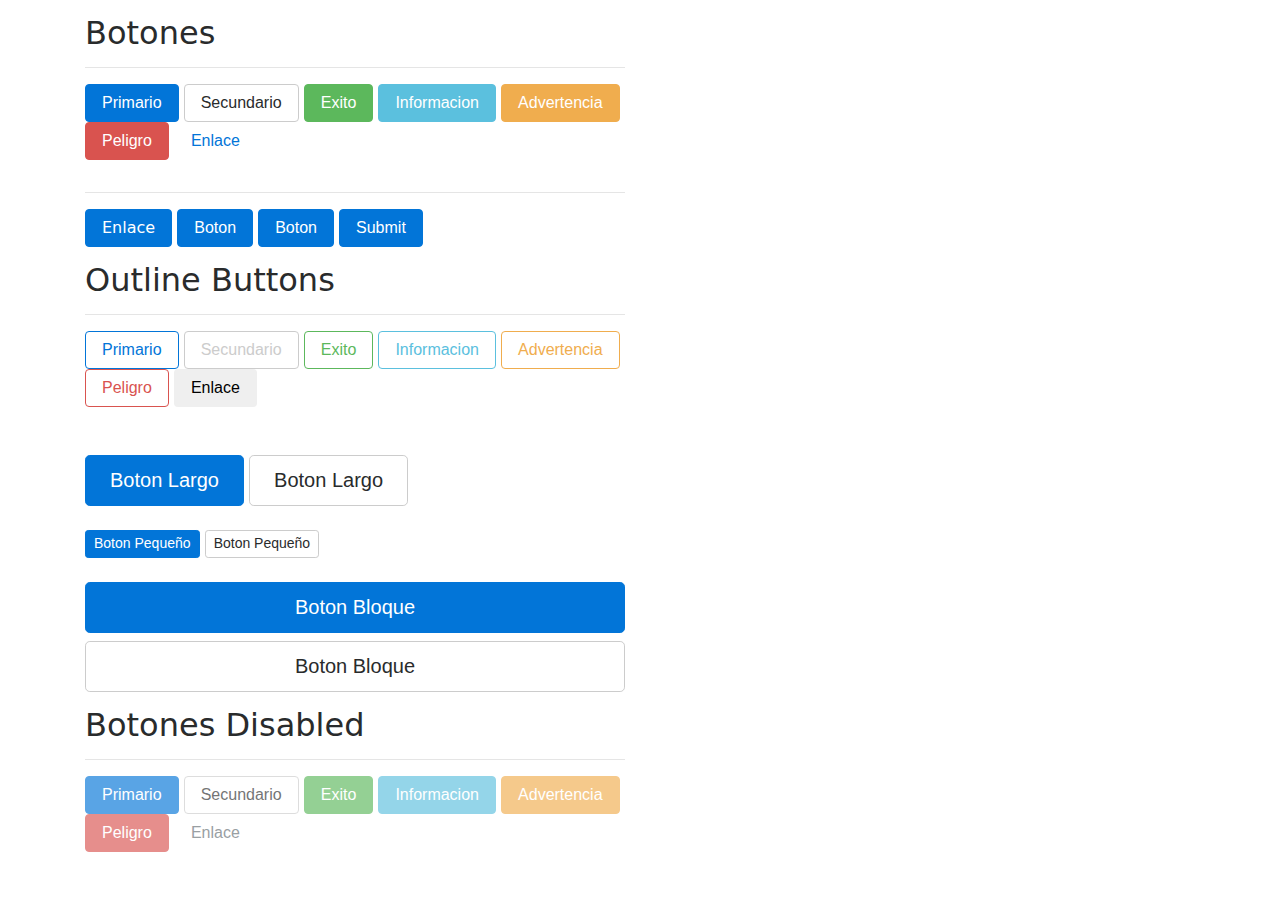
<file: BootstrapRecursosCurso/botones.html>
<!DOCTYPE html>
<html lang="en">
<head>
	<meta charset="UTF-8">
	<title>Botones</title>
	<meta name="viewport" content="width=device-width, user-scalable=no, initial-scale=1.0, maximum-scale=1.0, minimum-scale=1.0">
	<link rel="stylesheet" href="css/bootstrap.min.css">
</head>
<body>
	<div class="container">
		<div class="row pt-3">
			<div class="col-6">
				<h2>Botones</h2>
				<hr>
				<button type="button" class="btn btn-primary">Primario</button>
				<button type="button" class="btn btn-secondary">Secundario</button>
				<button type="button" class="btn btn-success">Exito</button>
				<button type="button" class="btn btn-info">Informacion</button>
				<button type="button" class="btn btn-warning">Advertencia</button>
				<button type="button" class="btn btn-danger">Peligro</button>
				<button type="button" class="btn btn-link">Enlace</button>
			</div>
		</div>

		<div class="row pt-3">
			<div class="col-6">
				<hr>
				<a href="#" class="btn btn-primary">Enlace</a>
				<button class="btn btn-primary">Boton</button>
				<input class="btn btn-primary" type="button" value="Boton">
				<input class="btn btn-primary" type="submit" value="Submit">
			</div>
		</div>

		<div class="row pt-3">
			<div class="col-6">
				<h2>Outline Buttons</h2>
				<hr>
				<button type="button" class="btn btn-outline-primary">Primario</button>
				<button type="button" class="btn btn-outline-secondary">Secundario</button>
				<button type="button" class="btn btn-outline-success">Exito</button>
				<button type="button" class="btn btn-outline-info">Informacion</button>
				<button type="button" class="btn btn-outline-warning">Advertencia</button>
				<button type="button" class="btn btn-outline-danger">Peligro</button>
				<button type="button" class="btn btn-outline-link">Enlace</button>
			</div>
		</div>

		<div class="row pt-5">
			<div class="col-6">
				<button class="btn btn-primary btn-lg">Boton Largo</button>
				<button class="btn btn-secondary btn-lg">Boton Largo</button>
				<br><br>
				<button class="btn btn-primary btn-sm">Boton Pequeño</button>
				<button class="btn btn-secondary btn-sm">Boton Pequeño</button>
				<br><br>
				<button class="btn btn-primary btn-lg btn-block">Boton Bloque</button>
				<button class="btn btn-secondary btn-lg btn-block">Boton Bloque</button>
			</div>
		</div>

		<div class="row pt-3">
			<div class="col-6">
				<h2>Botones Disabled</h2>
				<hr>
				<button type="button" class="btn btn-primary" disabled>Primario</button>
				<button type="button" class="btn btn-secondary" disabled>Secundario</button>
				<button type="button" class="btn btn-success" disabled>Exito</button>
				<button type="button" class="btn btn-info" disabled>Informacion</button>
				<button type="button" class="btn btn-warning" disabled>Advertencia</button>
				<button type="button" class="btn btn-danger" disabled>Peligro</button>
				<button type="button" class="btn btn-link" disabled>Enlace</button>
			</div>
		</div>
	</div>

	<script src="js/jquery.min.js"></script>
	<script src="js/bootstrap.min.js"></script>
</body>
</html>
</file>
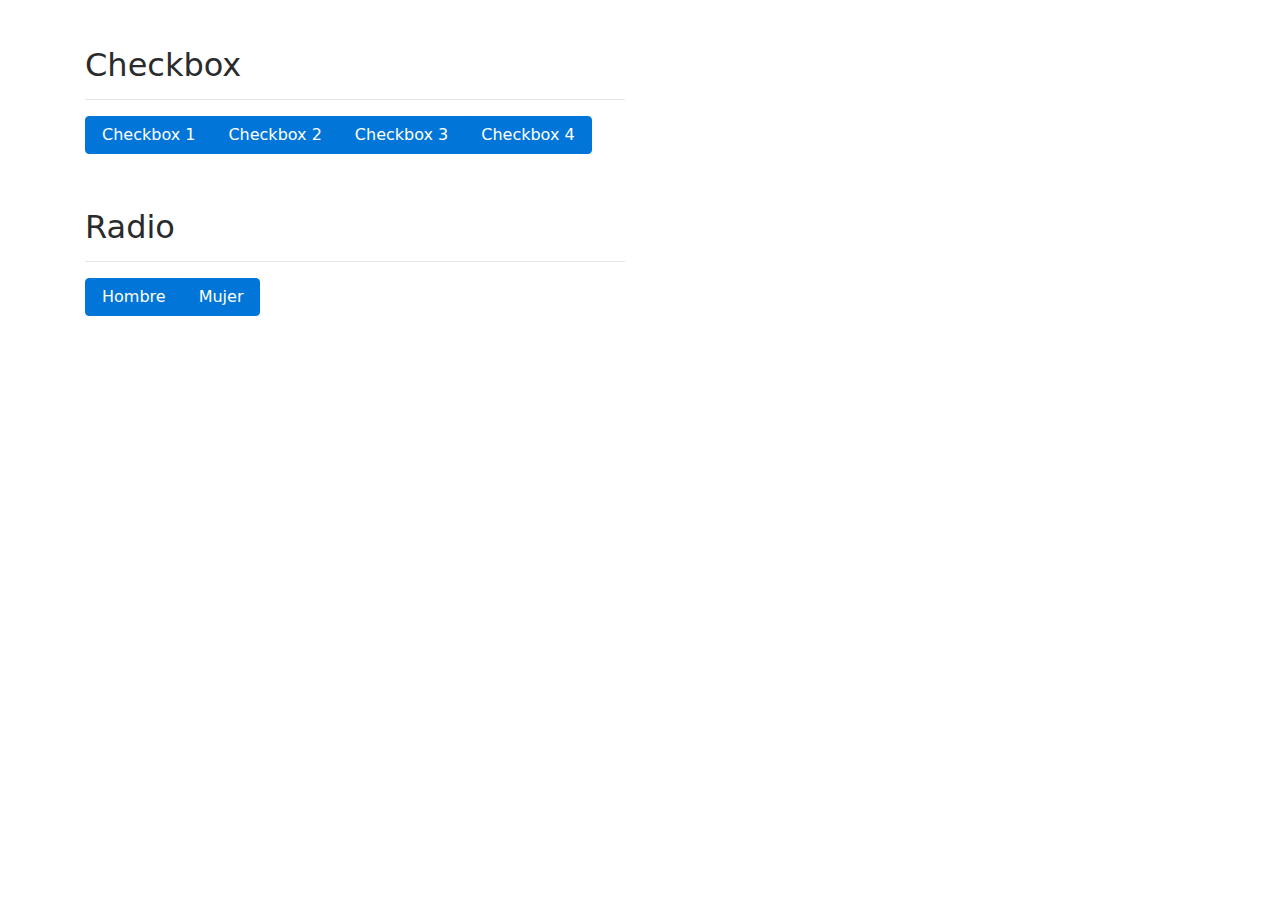
<file: BootstrapRecursosCurso/botones2.html>
<!DOCTYPE html>
<html lang="en">
<head>
	<meta charset="UTF-8">
	<title>Botones 2</title>
	<meta name="viewport" content="width=device-width, user-scalable=no, initial-scale=1.0, maximum-scale=1.0, minimum-scale=1.0">
	<link rel="stylesheet" href="css/bootstrap.min.css">
</head>
<body>
	<div class="container">
		<div class="row pt-5">
			<div class="col-6">
				<h2>Checkbox</h2>
				<hr>

				<div class="btn-group" data-toggle="buttons">
					<label class="btn btn-primary">
						<input type="checkbox" name="" id=""> Checkbox 1
					</label>

					<label class="btn btn-primary">
						<input type="checkbox" name="" id=""> Checkbox 2
					</label>

					<label class="btn btn-primary">
						<input type="checkbox" name="" id=""> Checkbox 3
					</label>

					<label class="btn btn-primary">
						<input type="checkbox" name="" id=""> Checkbox 4
					</label>
				</div>
			</div>
		</div>

		<div class="row pt-5">
			<div class="col-6">
				<h2>Radio</h2>
				<hr>

				<div class="btn-group" data-toggle="buttons">
					<label class="btn btn-primary">
						<input type="radio" name="sexo" id="hombre">Hombre
					</label>
					<label class="btn btn-primary">
						<input type="radio" name="sexo" id="mujer">Mujer
					</label>
				</div>
			</div>
		</div>
	</div>

	<script src="js/jquery.min.js"></script>
	<script src="js/bootstrap.min.js"></script>
</body>
</html>
</file>
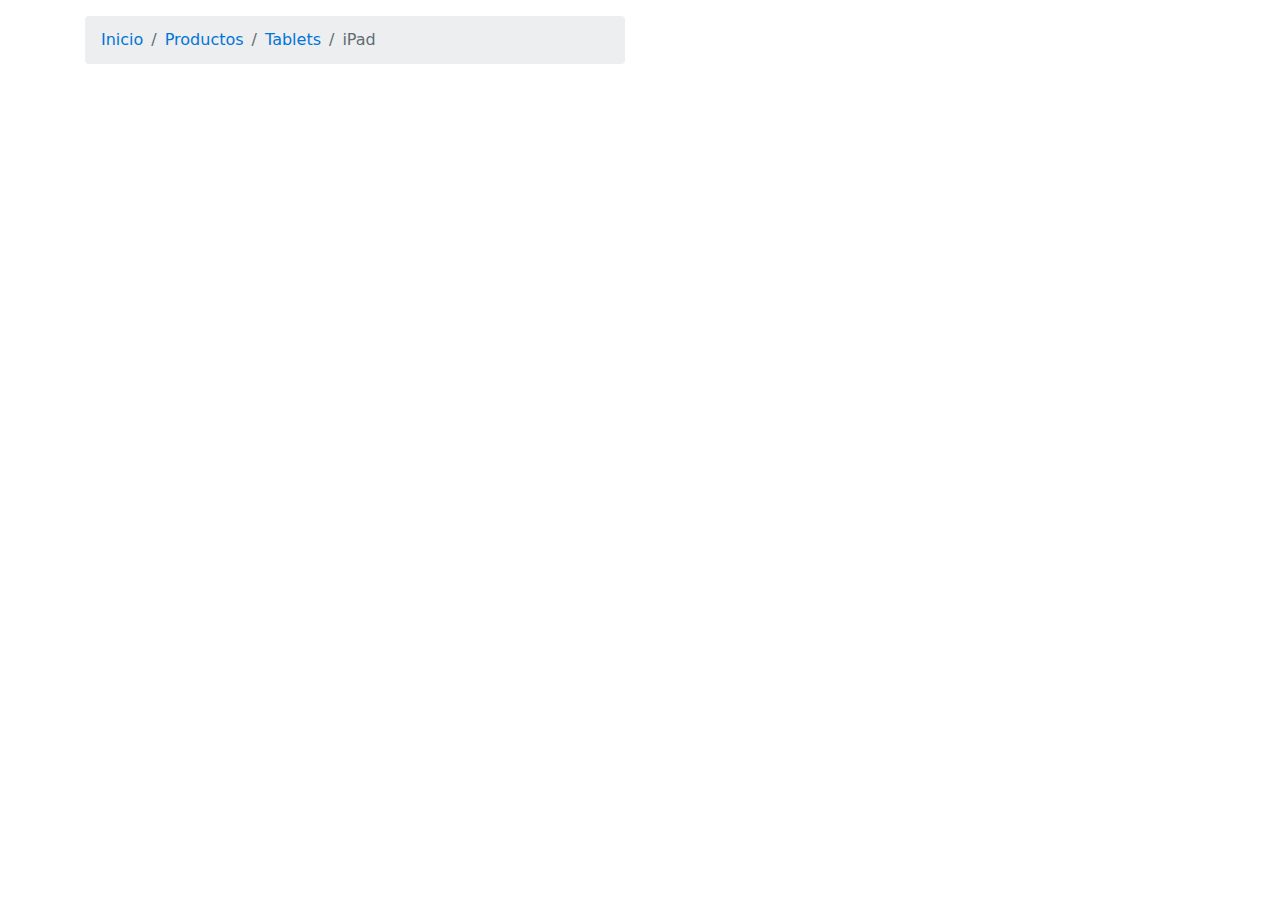
<file: BootstrapRecursosCurso/breadcrumbs.html>
<!DOCTYPE html>
<html lang="en">
<head>
	<meta charset="UTF-8">
	<title>Migas de Pan (Breadcrumbs)</title>
	<meta name="viewport" content="width=device-width, user-scalable=no, initial-scale=1.0, maximum-scale=1.0, minimum-scale=1.0">
	<link rel="stylesheet" href="css/bootstrap.min.css">
</head>
<body>
	<div class="container">
		<div class="row">
			<div class="col-6">
				<nav class="breadcrumb mt-3">
					<a href="#" class="breadcrumb-item">Inicio</a>
					<a href="#" class="breadcrumb-item">Productos</a>
					<a href="#" class="breadcrumb-item">Tablets</a>
					<span class="breadcrumb-item active">iPad</span>
				</nav>
			</div>
		</div>
	</div>

	<script src="js/jquery.min.js"></script>
	<script src="js/bootstrap.min.js"></script>
</body>
</html>
</file>
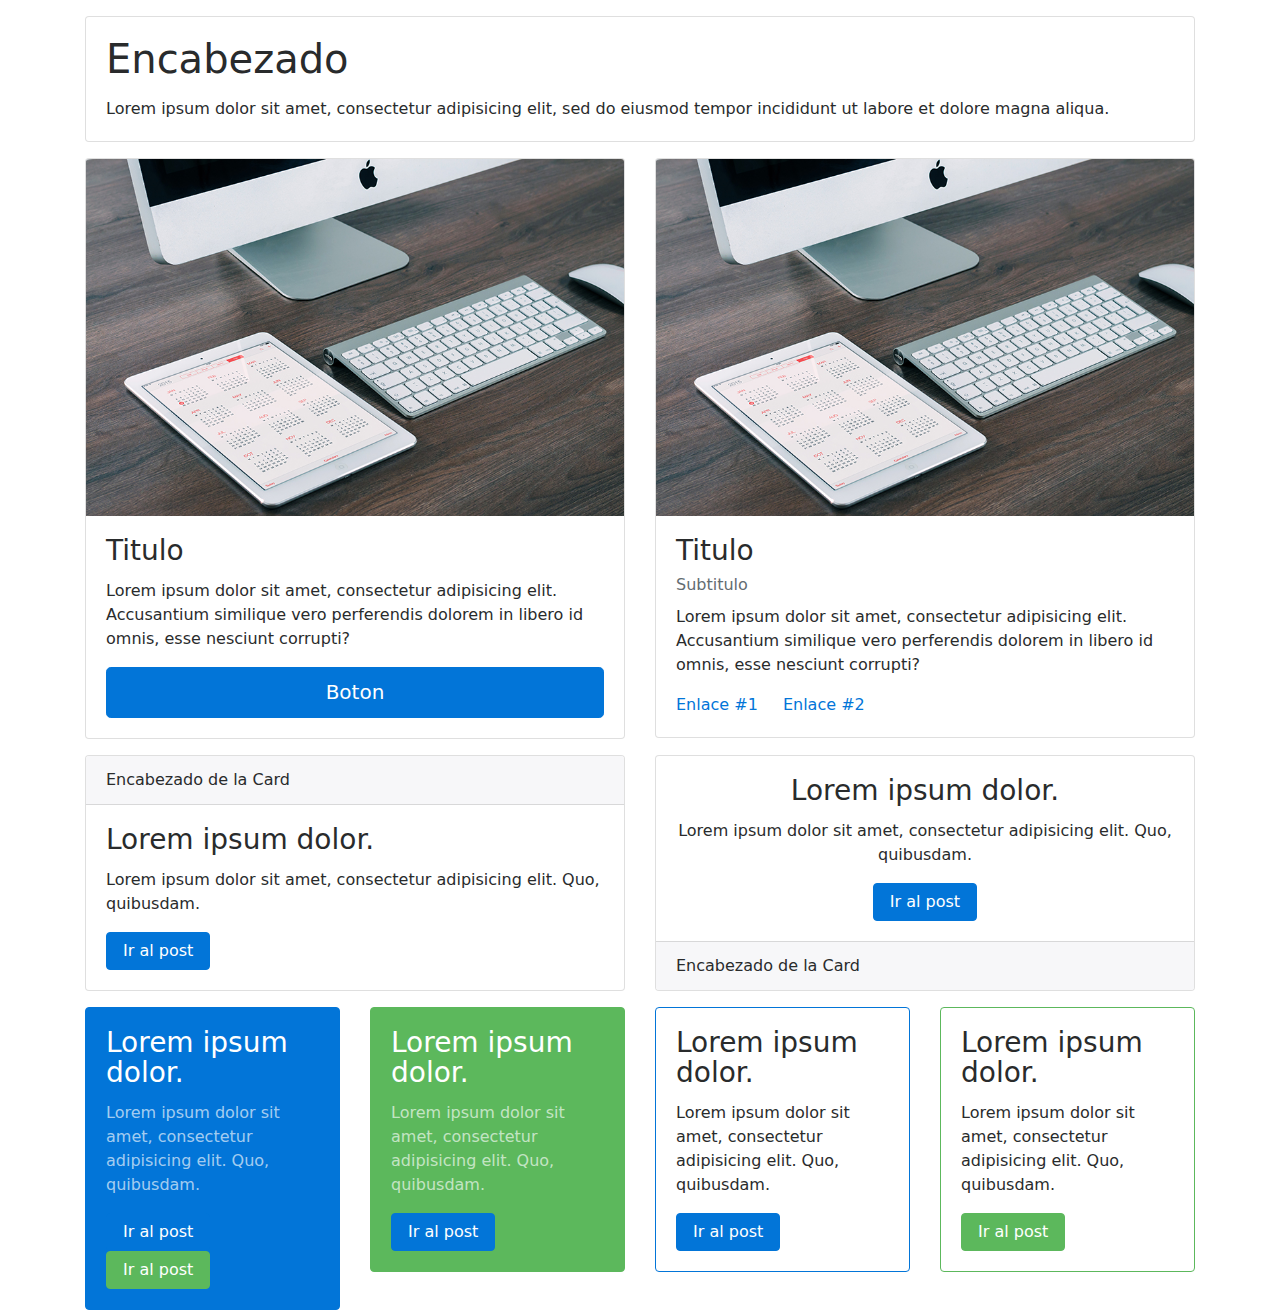
<file: BootstrapRecursosCurso/cards.html>
<!DOCTYPE html>
<html lang="en">
<head>
	<meta charset="UTF-8">
	<title>Cards</title>
	<meta name="viewport" content="width=device-width, user-scalable=no, initial-scale=1.0, maximum-scale=1.0, minimum-scale=1.0">
	<link rel="stylesheet" href="css/bootstrap.min.css">
</head>
<body>
	<div class="container">
		<div class="row mt-3">
			<div class="col">
				<div class="card">
					<div class="card-block">
						<h1 class="mb-3">Encabezado</h1>
						Lorem ipsum dolor sit amet, consectetur adipisicing elit, sed do eiusmod
						tempor incididunt ut labore et dolore magna aliqua.
					</div>
				</div>
			</div>
		</div>

		<!-- Clases que podemos utilizar
		.card 					Establecemos que trabajaremos con una tarjeta (card)
			.card-block 		Establecemos cual sera el contenedor del contenido
				.card-title 	Establecemos el un texto como titulo de la card
				.card-subtitle 	Establecemos un subtitulo para la card
				.card-text 		Establecemos el texto de la card.
				.card-link  	Establecemos un enlace como boton en la card
			.card-img-top 		Establecemos una imagen para la card en la parte superior
			.card-img-bottom 	Establecemos una imagen para la card en la parte inferior
		-->

		<div class="row mt-3">
			<div class="col-6">
				<div class="card">
					<img src="img/bg.jpg" class="card-img-top img-fluid" alt="">
					<div class="card-block">
						<h3 class="card-title">Titulo</h3>
						<p class="card-text">Lorem ipsum dolor sit amet, consectetur adipisicing elit. Accusantium similique vero perferendis dolorem in libero id omnis, esse nesciunt corrupti?</p>
						<a href="#" class="btn btn-primary btn-lg btn-block">Boton</a>
					</div>
				</div>
			</div>
			<div class="col-6">
				<div class="card">
					<img src="img/bg.jpg" class="card-img-top img-fluid" alt="">
					<div class="card-block">
						<h3 class="card-title">Titulo</h3>
						<p class="card-subtitle text-muted mb-2">Subtitulo</p>
						<p class="card-text">Lorem ipsum dolor sit amet, consectetur adipisicing elit. Accusantium similique vero perferendis dolorem in libero id omnis, esse nesciunt corrupti?</p>
						<a href="#" class="card-link">Enlace #1</a>
						<a href="#" class="card-link">Enlace #2</a>
					</div>
				</div>
			</div>
		</div>

		<div class="row mt-3">
			<div class="col">
				<div class="card">
					<div class="card-header">
							Encabezado de la Card
					</div>
					<div class="card-block">
						<h3 class="card-title">Lorem ipsum dolor.</h3>
						<p class="card-text">Lorem ipsum dolor sit amet, consectetur adipisicing elit. Quo, quibusdam.</p>
						<a href="#" class="btn btn-primary">Ir al post</a>
					</div>
				</div>
			</div>
			<div class="col">
				<div class="card">
					<div class="card-block text-center">
						<h3 class="card-title">Lorem ipsum dolor.</h3>
						<p class="card-text">Lorem ipsum dolor sit amet, consectetur adipisicing elit. Quo, quibusdam.</p>
						<a href="#" class="btn btn-primary">Ir al post</a>
					</div>
					<div class="card-footer">
						Encabezado de la Card
					</div>
				</div>
			</div>
		</div>

		<div class="row mt-3">
			<div class="col">
				<div class="card card-inverse card-primary">
					<div class="card-block">
						<h3 class="card-title">Lorem ipsum dolor.</h3>
						<p class="card-text">Lorem ipsum dolor sit amet, consectetur adipisicing elit. Quo, quibusdam.</p>
						<a href="#" class="btn btn-primary">Ir al post</a>
						<a href="#" class="btn btn-success">Ir al post</a>
					</div>
				</div>
			</div>

			<div class="col">
				<div class="card card-inverse card-success">
					<div class="card-block">
						<h3 class="card-title">Lorem ipsum dolor.</h3>
						<p class="card-text">Lorem ipsum dolor sit amet, consectetur adipisicing elit. Quo, quibusdam.</p>
						<a href="#" class="btn btn-primary">Ir al post</a>
					</div>
				</div>
			</div>

			<div class="col">
				<div class="card card-outline-primary">
					<div class="card-block">
						<h3 class="card-title">Lorem ipsum dolor.</h3>
						<p class="card-text">Lorem ipsum dolor sit amet, consectetur adipisicing elit. Quo, quibusdam.</p>
						<a href="#" class="btn btn-primary">Ir al post</a>
					</div>
				</div>
			</div>

			<div class="col">
				<div class="card card-outline-success">
					<div class="card-block">
						<h3 class="card-title">Lorem ipsum dolor.</h3>
						<p class="card-text">Lorem ipsum dolor sit amet, consectetur adipisicing elit. Quo, quibusdam.</p>
						<a href="#" class="btn btn-success">Ir al post</a>
					</div>
				</div>
			</div>
		</div>
	</div>

	<script src="js/jquery.min.js"></script>
	<script src="js/bootstrap.min.js"></script>
</body>
</html>
</file>
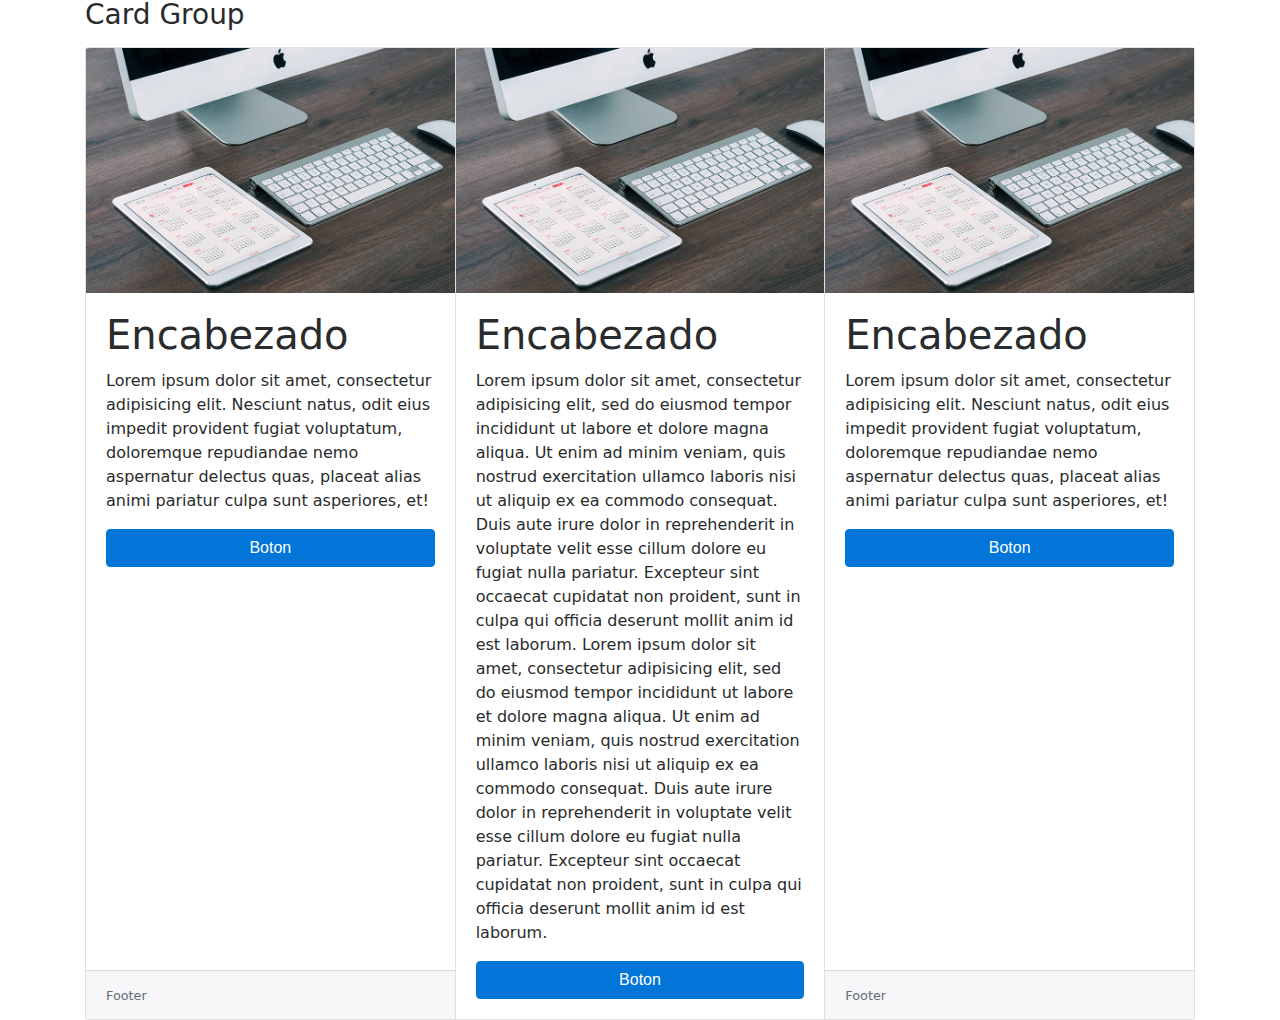
<file: BootstrapRecursosCurso/cards2.html>
<!DOCTYPE html>
<html lang="en">
<head>
	<meta charset="UTF-8">
	<title>Cards</title>
	<meta name="viewport" content="width=device-width, user-scalable=no, initial-scale=1.0, maximum-scale=1.0, minimum-scale=1.0">
	<link rel="stylesheet" href="css/bootstrap.min.css">
</head>
<body>
	<div class="container">
		<div class="row">
			<div class="col">
				<h3>Card Group</h3>
				<div class="card-group mt-3">
					<div class="card">
						<img src="img/bg.jpg" class="card-image-top img-fluid" alt="">
						<div class="card-block">
							<h1 class="card-title">Encabezado</h1>
							<p class="card-text">Lorem ipsum dolor sit amet, consectetur adipisicing elit. Nesciunt natus, odit eius impedit provident fugiat voluptatum, doloremque repudiandae nemo aspernatur delectus quas, placeat alias animi pariatur culpa sunt asperiores, et!</p>
							<button class="btn btn-primary btn-block">Boton</button>
						</div>
						<div class="card-footer">
							<small class="text-muted">Footer</small>
						</div>
					</div>

					<div class="card">
						<img src="img/bg.jpg" class="card-image-top img-fluid" alt="">
						<div class="card-block">
							<h1 class="card-title">Encabezado</h1>
							<p class="card-text">Lorem ipsum dolor sit amet, consectetur adipisicing elit, sed do eiusmod
							tempor incididunt ut labore et dolore magna aliqua. Ut enim ad minim veniam,
							quis nostrud exercitation ullamco laboris nisi ut aliquip ex ea commodo
							consequat. Duis aute irure dolor in reprehenderit in voluptate velit esse
							cillum dolore eu fugiat nulla pariatur. Excepteur sint occaecat cupidatat non
							proident, sunt in culpa qui officia deserunt mollit anim id est laborum.

							Lorem ipsum dolor sit amet, consectetur adipisicing elit, sed do eiusmod
							tempor incididunt ut labore et dolore magna aliqua. Ut enim ad minim veniam,
							quis nostrud exercitation ullamco laboris nisi ut aliquip ex ea commodo
							consequat. Duis aute irure dolor in reprehenderit in voluptate velit esse
							cillum dolore eu fugiat nulla pariatur. Excepteur sint occaecat cupidatat non
							proident, sunt in culpa qui officia deserunt mollit anim id est laborum.</p>
							<button class="btn btn-primary btn-block">Boton</button>
						</div>
					</div>

					<div class="card">
						<img src="img/bg.jpg" class="card-image-top img-fluid" alt="">
						<div class="card-block">
							<h1 class="card-title">Encabezado</h1>
							<p class="card-text">Lorem ipsum dolor sit amet, consectetur adipisicing elit. Nesciunt natus, odit eius impedit provident fugiat voluptatum, doloremque repudiandae nemo aspernatur delectus quas, placeat alias animi pariatur culpa sunt asperiores, et!</p>
							<button class="btn btn-primary btn-block">Boton</button>
						</div>
						<div class="card-footer">
							<small class="text-muted">Footer</small>
						</div>
					</div>
				</div>
			</div>
		</div>
	</div>

	<script src="js/jquery.min.js"></script>
	<script src="js/bootstrap.min.js"></script>
</body>
</html>
</file>
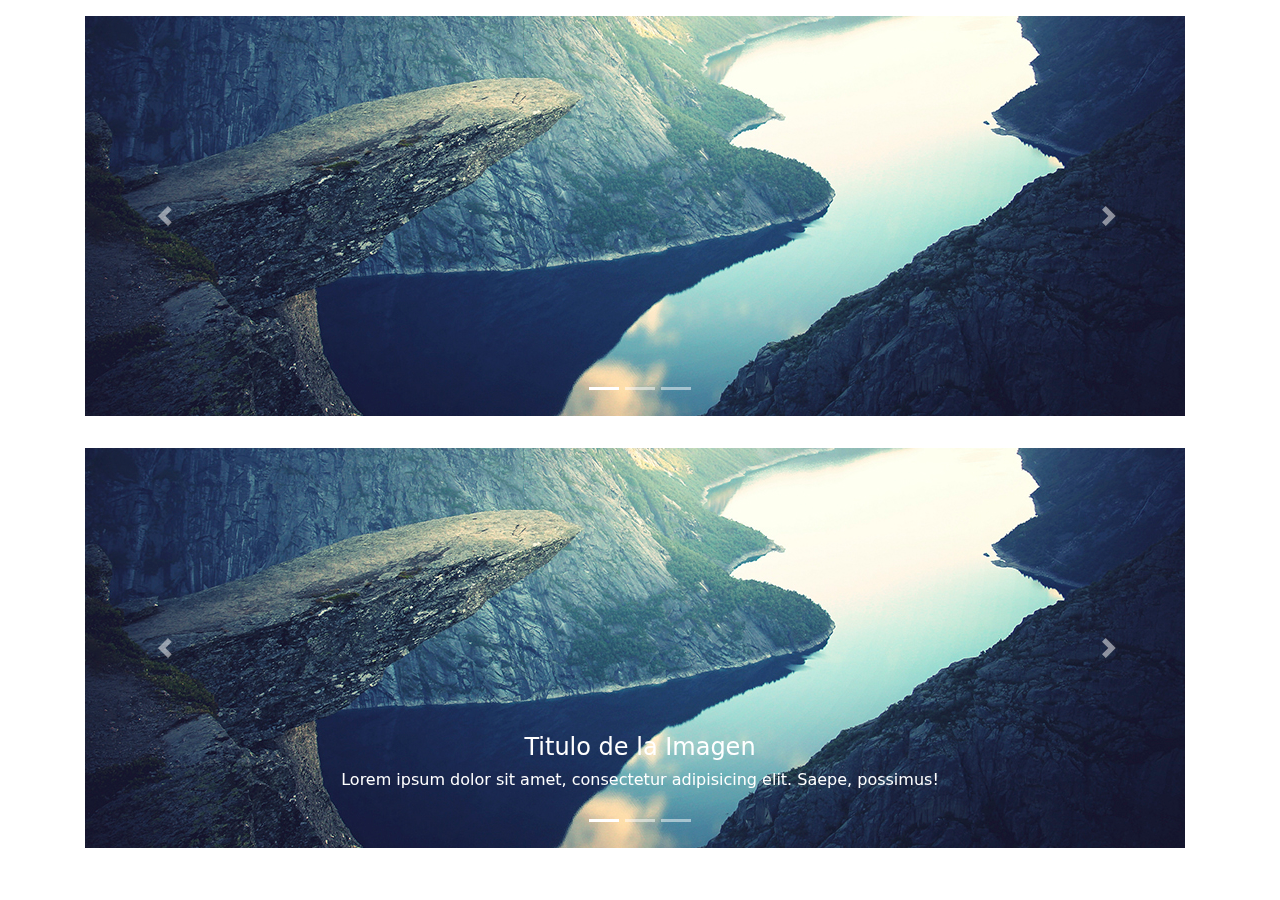
<file: BootstrapRecursosCurso/carousel.html>
<!DOCTYPE html>
<html lang="es">
<head>
	<meta charset="UTF-8">
	<title>Carousel</title>
	<meta name="viewport" content="width=device-width, user-scalable=no, initial-scale=1.0, maximum-scale=1.0, minimum-scale=1.0">
	<link rel="stylesheet" href="css/bootstrap.min.css">
</head>
<body>
	<div class="container">
		<div class="row">
			<div class="col-12 mt-3">
				<div class="carousel slide" id="principal-carousel" data-ride="carousel">
					<ol class="carousel-indicators">
						<li data-target="#principal-carousel" data-slid-to="0" class="active"></li>
						<li data-target="#principal-carousel" data-slid-to="1"></li>
						<li data-target="#principal-carousel" data-slid-to="2"></li>
					</ol>

					<div class="carousel-inner">
						<div class="carousel-item active">
							<img src="img/carousel1.jpg" alt="">
						</div>
						<div class="carousel-item">
							<img src="img/carousel2.jpg" alt="">
						</div>
						<div class="carousel-item">
							<img src="img/carousel3.jpg" alt="">
						</div>
					</div>

					<a href="#principal-carousel" class="carousel-control-prev" data-slide="prev">
						<span class="carousel-control-prev-icon" aria-hidden="true"></span>
						<span class="sr-only">Anterior</span>
					</a>

					<a href="#principal-carousel" class="carousel-control-next" data-slide="next">
						<span class="carousel-control-next-icon" aria-hidden="true"></span>
						<span class="sr-only">Siguiente</span>
					</a>
				</div>
			</div>
		</div>

		<div class="row mt-3">
			<div class="col-12 mt-3">
				<div class="carousel slide" id="secondary-carousel" data-ride="carousel">
					<ol class="carousel-indicators">
						<li data-target="#secondary-carousel" data-slid-to="0" class="active"></li>
						<li data-target="#secondary-carousel" data-slid-to="1"></li>
						<li data-target="#secondary-carousel" data-slid-to="2"></li>
					</ol>

					<div class="carousel-inner">
						<div class="carousel-item active">
							<div class="carousel-caption d-block">
								<h4>Titulo de la Imagen</h4>
								<p>Lorem ipsum dolor sit amet, consectetur adipisicing elit. Saepe, possimus!</p>
							</div>
							<img src="img/carousel1.jpg" alt="">
						</div>
						<div class="carousel-item">
							<div class="carousel-caption d-block">
								<h4>Titulo de la Imagen</h4>
								<p>Lorem ipsum dolor sit amet, consectetur adipisicing elit. Saepe, possimus!</p>
							</div>
							<img src="img/carousel2.jpg" alt="">
						</div>
						<div class="carousel-item">
							<div class="carousel-caption d-block">
								<h4>Titulo de la Imagen</h4>
								<p>Lorem ipsum dolor sit amet, consectetur adipisicing elit. Saepe, possimus!</p>
							</div>
							<img src="img/carousel3.jpg" alt="">
						</div>
					</div>

					<a href="#secondary-carousel" class="carousel-control-prev" data-slide="prev">
						<span class="carousel-control-prev-icon" aria-hidden="true"></span>
						<span class="sr-only">Anterior</span>
					</a>

					<a href="#secondary-carousel" class="carousel-control-next" data-slide="next">
						<span class="carousel-control-next-icon" aria-hidden="true"></span>
						<span class="sr-only">Siguiente</span>
					</a>
				</div>
			</div>
		</div>
	</div>
	
	<script src="js/jquery-3.2.1.min.js"></script>
	<script src="js/bootstrap.min.js"></script>
</body>
</html>
</file>
<file: BootstrapRecursosCurso/practicas/comentarios/css/estilos.css>
body {
	background: #f2f2f2;
	font-family: 'Roboto', sans-serif;
}

.comentarios {
	margin: 20px 0;
}

.form_comentarios textarea {
	width: 100%;
	height: 84px;
	max-width: 100%;
	min-width: 100%;
	min-height: 84px;
	max-height: 300px;
	padding: 10px;
	font-family: 'Roboto', sans-serif;
	line-height: 30px;
	border: 1px solid #4b65d1;
	margin-bottom: 20px;
}

.form_comentarios .btn {
	background: #4b65d1;
	font-family: 'Roboto', sans-serif;
	border-radius:0;
	color: #fff;
	margin-bottom: 20px;
}

.form_comentarios .btn:hover {
	box-shadow: 0px 0px 9px rgba(0,0,0,.35);
}

.media {
	border-top: 1px solid #bfbfbf;
	padding-top: 20px;
}

.media img {
	margin-right: 20px;
}

.media .nombre {
	color: #4b65d1;
	margin-bottom: 0;
}

.media .nombre span {
	font-size: 12px;
	color: #464646;
	margin-left: 10px;
}

.media .comentario {
	margin-top: 10px;
}

.media .botones {
	margin-bottom: 10px;
}

.media .botones a {
	color: #acacac;
	font-size: 14px;
	margin-left: 20px;
}
</file>
<file: BootstrapRecursosCurso/practicas/dashboard/css/fontello.css>
@font-face {
  font-family: 'fontello';
  src: url('../font/fontello.eot?81277903');
  src: url('../font/fontello.eot?81277903#iefix') format('embedded-opentype'),
       url('../font/fontello.woff2?81277903') format('woff2'),
       url('../font/fontello.woff?81277903') format('woff'),
       url('../font/fontello.ttf?81277903') format('truetype'),
       url('../font/fontello.svg?81277903#fontello') format('svg');
  font-weight: normal;
  font-style: normal;
}
/* Chrome hack: SVG is rendered more smooth in Windozze. 100% magic, uncomment if you need it. */
/* Note, that will break hinting! In other OS-es font will be not as sharp as it could be */
/*
@media screen and (-webkit-min-device-pixel-ratio:0) {
  @font-face {
    font-family: 'fontello';
    src: url('../font/fontello.svg?81277903#fontello') format('svg');
  }
}
*/
 
 [class^="icon-"]:before, [class*=" icon-"]:before {
  font-family: "fontello";
  font-style: normal;
  font-weight: normal;
  speak: none;
 
  display: inline-block;
  text-decoration: inherit;
  width: 1em;
  margin-right: .2em;
  text-align: center;
  /* opacity: .8; */
 
  /* For safety - reset parent styles, that can break glyph codes*/
  font-variant: normal;
  text-transform: none;
 
  /* fix buttons height, for twitter bootstrap */
  line-height: 1em;
 
  /* Animation center compensation - margins should be symmetric */
  /* remove if not needed */
  margin-left: .2em;
 
  /* you can be more comfortable with increased icons size */
  /* font-size: 120%; */
 
  /* Font smoothing. That was taken from TWBS */
  -webkit-font-smoothing: antialiased;
  -moz-osx-font-smoothing: grayscale;
 
  /* Uncomment for 3D effect */
  /* text-shadow: 1px 1px 1px rgba(127, 127, 127, 0.3); */
}
 
.icon-home:before { content: '\e800'; } /* '' */
.icon-users:before { content: '\e801'; } /* '' */
.icon-cog-alt:before { content: '\e802'; } /* '' */
.icon-logout:before { content: '\e803'; } /* '' */
.icon-edit:before { content: '\e804'; } /* '' */
.icon-ok:before { content: '\e805'; } /* '' */
.icon-cancel:before { content: '\e806'; } /* '' */
.icon-flag:before { content: '\e807'; } /* '' */
.icon-doc-text:before { content: '\f0f6'; } /* '' */
</file>
<file: BootstrapRecursosCurso/practicas/dashboard/css/estilos.css>
body {
	background: #f2f2f2;
	font-size: 16px;
	font-family: 'Open Sans', sans-serif;
}

/* --- --- BARRA LATERAL --- --- */
.barra-lateral {
	background: #262a34;
	color: #fff;
	min-width: 300px;
	min-height: 100vh;
	padding: 0;
}

.barra-lateral a {
	color: #fff;
}

/* --- LOGO --- */
.barra-lateral .logo {
	background: #0275db;
	margin-bottom: 2px;
}

.barra-lateral .logo h2 {
	font-size: 30px;
	font-family: 'Roboto', sans-serif;
	padding: 20px 0;
	text-align: center;
	font-weight: 300;
	margin:0;
}

/* --- MENU --- */
.barra-lateral .menu a {
	display: block;
	padding: 20px;
	font-family: 'Roboto', sans-serif;
	font-weight: 500;
	border-bottom: 1px solid rgba(255,255,255,.1);
}

.barra-lateral .menu a:hover {
	background: #35ae6b;
	text-decoration: none;
}

.barra-lateral .menu a i {
	margin-right: 20px;
	font-weight: normal;
}

/* --- --- MAIN --- --- */
.main {
	padding-top: 40px;
}

.main .columna {
	padding-left: 40px;
	padding-right: 40px;
}

.main .titulo {
	color: #262a34;
	font-size: 25px;
	font-weight: 500;
	font-family: 'Roboto', sans-serif;
	margin-bottom: 20px;
}

.main .widget {
	margin-bottom: 40px;
}

/* --- Widget Nueva Entrada --- */
.main .widget form input[type="text"],
.main .widget form textarea {
	width: 100%;
	padding: 10px;
	margin-bottom: 20px;
	font-family: 'Open Sans', sans-serif;
	border: none;
	box-shadow: 0px 2px 2px 0px rgba(0,0,0,0.2);
}

.main .widget form input[type="text"] {
	font-weight: 400;
}

.main .widget form textarea {
	height: 400px;
	min-height: 200px;
	max-width: 100%; 
	min-width: 100%;
}

.main .widget form button {
	background: #0275d8;
	cursor: pointer;
	color: #fff;
	font-family: 'Roboto', sans-serif;
	font-size: 18px;
	font-weight: 500;
	border: none;
	display: inline-block;
	padding: 10px;
	width: 200px;
	border-radius: 3px;
	transition: all .3s ease;
}

.main .widget form button:hover {
	background: #025aa5;
}

/* --- Widget Estadisticas --- */
.main .estadisticas .contenedor {
	box-shadow: 0px 1px 1px 0px rgba(0,0,0,.2);
}

.main .estadisticas .caja {
	background: #fff;
	border: 1px solid #e3e3e3;
	padding: 40px 20px;
	flex: 1;
	text-align: center;
	font-family: 'Roboto', sans-serif;
}

.main .estadisticas .caja h3 {
	margin-bottom: 10px;
	color: #35ae6b;
}

.main .estadisticas .caja p {
	color: #a8a8a8;
	margin-bottom: 0;
}

.main .estadisticas .caja:first-child {
	border-right: none;
}

.main .estadisticas .caja:last-child {
	border-left: none;
}

/* --- Widget Comentarios --- */
.main .comentarios .contenedor {
	box-shadow: 0px 0px 2px 0px rgba(0,0,0,0.2);
}

.main .comentarios .comentario {
	background: #fff;
	padding: 20px;
	border-bottom: 1px solid #dfdfdf;
}

.main .comentarios .comentario .foto {
	width: 64px;
	height: 64px;
	overflow: hidden;
	margin-right: 20px;
	border-radius: 100px;
}

.main .comentarios .comentario .foto a {
	display: inline-block;
}

.main .comentarios .comentario .foto img {
	width: 100%;
}

.main .comentarios .comentario .texto {
	flex: 1;
}

.main .comentarios .comentario .texto .texto-comentario {
	font-size: 14px;
	font-family: 'Open Sans', sans-serif;
}

.main .comentarios .comentario .botones button {
	background: none;
	cursor: pointer;
	color: #fff;
	font-family: 'Roboto', sans-serif;
	font-size: 14px;
	font-weight: 500;
	border: none;
	display: inline-block;
	padding: 5px 10px;
	border-radius: 3px;
	transition: all .3s ease;
	margin-right: 10px;
	margin-bottom: 10px;
}

.main .comentarios .comentario .botones .aprobar {background: #35ae6b;}
.main .comentarios .comentario .botones .eliminar {background: #b74848;}
.main .comentarios .comentario .botones .bloquear {color: #acacac;}

.main .comentarios .comentario .botones .aprobar:hover {background: #449d44;}
.main .comentarios .comentario .botones .eliminar:hover {background: #c9302c;}
.main .comentarios .comentario .botones .bloquear:hover {
	background: #acacac;
	color: #fff;
}

/* --- --- MEDIAQUERIES --- --- */
@media screen and (max-width: 1300px) {
	.barra-lateral {
		min-width: auto;
	}

	.barra-lateral .logo {
		display: none;
	}

	.barra-lateral .menu a span {
		display: none;
	}

	.barra-lateral .menu a i {
		margin:0;
	}
}

@media screen and (max-width: 575px) {
	.barra-lateral {
		min-height: auto;
	}

	.barra-lateral .menu a {
		display: inline-block;
		border-bottom: none;
	}

	.main .widget form button {
		width: 100%;
	}
}

@media screen and (max-width: 320px) {
	.main .comentarios .comentario .foto {
		width: 30px;
		height: 30px;
	}

	.main .comentarios .comentario .botones button {
		width: 100%;
	}
}
</file>
<file: BootstrapRecursosCurso/practicas/red_social/css/fontello.css>
@font-face {
  font-family: 'fontello';
  src: url('../font/fontello.eot?8351406');
  src: url('../font/fontello.eot?8351406#iefix') format('embedded-opentype'),
       url('../font/fontello.woff2?8351406') format('woff2'),
       url('../font/fontello.woff?8351406') format('woff'),
       url('../font/fontello.ttf?8351406') format('truetype'),
       url('../font/fontello.svg?8351406#fontello') format('svg');
  font-weight: normal;
  font-style: normal;
}
/* Chrome hack: SVG is rendered more smooth in Windozze. 100% magic, uncomment if you need it. */
/* Note, that will break hinting! In other OS-es font will be not as sharp as it could be */
/*
@media screen and (-webkit-min-device-pixel-ratio:0) {
  @font-face {
    font-family: 'fontello';
    src: url('../font/fontello.svg?8351406#fontello') format('svg');
  }
}
*/
 
 [class^="icon-"]:before, [class*=" icon-"]:before {
  font-family: "fontello";
  font-style: normal;
  font-weight: normal;
  speak: none;
 
  display: inline-block;
  text-decoration: inherit;
  width: 1em;
  margin-right: .2em;
  text-align: center;
  /* opacity: .8; */
 
  /* For safety - reset parent styles, that can break glyph codes*/
  font-variant: normal;
  text-transform: none;
 
  /* fix buttons height, for twitter bootstrap */
  line-height: 1em;
 
  /* Animation center compensation - margins should be symmetric */
  /* remove if not needed */
  margin-left: .2em;
 
  /* you can be more comfortable with increased icons size */
  /* font-size: 120%; */
 
  /* Font smoothing. That was taken from TWBS */
  -webkit-font-smoothing: antialiased;
  -moz-osx-font-smoothing: grayscale;
 
  /* Uncomment for 3D effect */
  /* text-shadow: 1px 1px 1px rgba(127, 127, 127, 0.3); */
}
 
.icon-picture:before { content: '\e800'; } /* '' */
.icon-users:before { content: '\e801'; } /* '' */
.icon-chat:before { content: '\e802'; } /* '' */
.icon-mail:before { content: '\e803'; } /* '' */
.icon-thumbs-up:before { content: '\e804'; } /* '' */
.icon-play:before { content: '\e805'; } /* '' */
.icon-music:before { content: '\e806'; } /* '' */
.icon-book:before { content: '\e807'; } /* '' */
.icon-search:before { content: '\e808'; } /* '' */
.icon-menu:before { content: '\f0c9'; } /* '' */
.icon-bell-alt:before { content: '\f0f3'; } /* '' */
.icon-doc-text:before { content: '\f0f6'; } /* '' */
</file>
<file: BootstrapRecursosCurso/practicas/red_social/css/estilos.css>
body {
	background: #e9ebee;
	font-family: 'Open Sans', sans-serif;
	font-size: 16px;
}

a {color: #1176b6;}
a:hover {text-decoration: underline;
}

/* --- --- HEADER --- --- */
header {
	background: #1176b6;
	padding: 10px 0;
}

/* LOGO */
header .logo img {
	height: 22px;
}

/* BUSCAR */
header .buscar form input[type="text"]{
	width: 100%;
	background: #fff;
	border: none;
	font-size: 12px;
	padding: 0 10px;
	height: 25px;
	line-height: 25px;
	border-radius: 3px 0 0 3px;
	color: #6d6d6d;
	font-family: 'Open Sans', sans-serif;
}

header .buscar form button {
	width: 100%;
	background: #fff;
	border: none;
	font-size: 12px;
	padding: 0 10px;
	height: 25px;
	line-height: 25px;
	border-radius: 0 3px 3px 0;
	cursor: pointer;
	color: #6d6d6d;
}

header .buscar form button:hover {
	background: #099efc;
	color: #fff;
}

/* MENU */
header .menu {
	padding: 0;
}

header .menu a {
	color: rgba(255,255,255,.8);
	text-decoration: none;
}

header .menu a:hover {
	color: #fff;
}

header .menu .imagen {
	display: inline-block;
	width: 22px;
	height: 22px;
}

header .menu .imagen img {
	border-radius: 100px;
}

/* --- --- MAIN --- --- */
main {
	padding-top: 20px;
}

/* BARRA IZQUIERDA */
main .barra-lateral-izquierda {
	padding-bottom: 10px;
	padding-left: 0;
}

main .barra-lateral-izquierda nav {
	border-bottom: 1px solid #c7c8ca;
	padding-bottom: 20px;
}

main .barra-lateral-izquierda nav a {
	display: block;
	padding: 3px 3px;
	font-family: 'Roboto', sans-serif;
	color: #3d3c3c;
}

main .barra-lateral-izquierda nav a:hover {
	background: #f2f2f2;
	text-decoration: none;
}

main .barra-lateral-izquierda nav a i {
	margin-right: 10px;
}

/* --- --- CONTENIDO PRINCIPAL --- --- */
/* --- --- PUBLICAR --- --- */
main .contenido-principal .publicar {
	margin-bottom: 20px;
}

main .contenido-principal .publicar .foto {
	padding-left: 15px;
}

main .contenido-principal .publicar .foto a {
	width: 60px;
	height: 60px;
	display: inline-block;
	overflow: hidden;
	border-radius: 100px;
	margin-top: 20px;
}

main .contenido-principal .publicar .foto img {
	width: 100%;
}

main .contenido-principal .publicar form textarea {
	width: 100%;
	max-width: 100%;
	min-height: 100px;
	max-height: 300px;
	border: none;
	padding: 15px;
	font-size: 16px;
	font-family: 'Open Sans', sans-serif;
	color: #565656;
	box-shadow: 0px 2px 2px 0px rgba(0,0,0,0.35)
}

main .contenido-principal .publicar form .contenedor-botones {
	padding: 20px 0;
	border-bottom: 1px solid #c7c8ca;
}

main .contenido-principal .publicar form .contenedor-botones a {
	color: #8d8d8d;
	font-size: 20px;
	margin-right: 10px;
}

main .contenido-principal .publicar form .contenedor-botones a:hover {
	color: #3d3c3c;
}

main .contenido-principal .publicar form button {
	border: 1px solid #00609c;
	padding: 5px 30px;
	font-size: 14px;
	font-family: 'Roboto', sans-serif;
	background: linear-gradient(to bottom, #1a87cd 0%, #1176b6 100%);
	color: #fff;
	border-radius: 3px;
	cursor: pointer;
}

main .contenido-principal .publicar form button:hover {
	background: linear-gradient(to bottom, #1176b6 0%, #1a87cd 100%);
}

/* --- PUBLICACIONES --- */
main .publicacion {
	margin-bottom: 40px;
}

main .publicacion .foto {
	padding-left: 15px;
	margin-right: 15px; 
}

main .publicacion .foto a {
	display: inline-block;
	width: 60px;
	height: 60px;
	overflow: hidden;
	border-radius: 100px;
}

main .publicacion .foto a img {
	width: 100%;
}

main .publicacion .nombre {
	font-family: 'Roboto', sans-serif;
	font-size: 16px;
	line-height: 16px;
	display: inline-block;
	margin-bottom: 10px;
}

main .publicacion .texto {
	background: #fff;
	color: #3d3c3c;
	font-size: 14px;
	padding: 15px;
	margin-bottom: 15px;
}

main .publicacion .imagen {
	padding: 15px;
	background: #fff;
	margin-bottom: 15px;
}

main .publicacion .imagen img {
	width: 100%;
}

main .publicacion .caja-botones {
	margin-bottom: 20px;
}

main .publicacion .post .caja-botones button {
	background: #1176b6;
	color: #fff;
	cursor: pointer;
	padding: 10px 20px;
	display: inline-block;
	font-size: 18px;
	line-height: 18px;
	border-radius: 4px;
	border:none;
}

main .publicacion .post .caja-botones button:hover {
	background: #0d659d;
}

main .publicacion .post .caja-botones p {
	margin-bottom: 0;
	color: #1782c6;
}

/* --- COMENTARIOS --- */
main .publicacion .comentario {
	margin-bottom: 20px;
	padding-bottom: 20px;
	border-bottom: 1px solid #cbcbcb;
}

main .publicacion .comentario .foto {
	padding-left: 0;
	margin-right: 15px;
}

main .publicacion .comentario .foto a {
	display: inline-block;
	width: 40px;
	height: 40px;
}

main .publicacion .comentario form textarea {
	width: 100%;
	background: #fff;
	border:1px solid #cbcbcb;
	color: #565656;
	padding: 8px;
	min-height: 40px;
	height: 40px;
	min-width: 100%;
	max-width: 100%;
	font-size: 14px;
}

main .publicacion .comentario .respuesta  {
	font-size: 14px;
	margin-bottom: 10px;
}

main .publicacion .comentario .me-gusta {
	font-size: 14px;
}

/* --- --- BARRA DERECHA --- --- */
main .barra-lateral-derecha h3 {
	font-size: 16px;
	font-family: 'Roboto', sans-serif;
	text-align: center;
}

main .barra-lateral-derecha .ads {
	/*margin-bottom: 20px;*/
}

main .barra-lateral-derecha .ads a {
	margin-bottom: 15px;
	display: inline-block;
}

main .barra-lateral-derecha .ads a img {
	width: 100%;
}

/* --- --- FOOTER --- --- */
main footer {
	font-size: 14px;
	font-family: 'Roboto', sans-serif;
}

main footer a {
	color: #1176b6;
	line-height: 14px;
	margin-right: 10px;
}

main footer .copyright {
	color: #919191;
	margin-top: 10px;
}

/* --- --- MEDIAQUERIES --- --- */
@media screen and (max-width: 767px) {
	main .btn-menu {
		display: block;
		border: 1px solid #00609c;
		padding: 5px 10px;
		font-size: 14px;
		background: linear-gradient(to bottom, #1a87cd 0%, #1176b6 100%);
		color: #fff;
		border-radius: 3px;
		cursor: pointer;
		margin-bottom: 20px;
		text-align: center;
	}

	main .btn-menu:hover {
		background: #0d659d;
		text-decoration: none;
	}

	main .fondo-enlace {
		position: fixed;
		width: 100%;
		height: 100vh;
		top: 0;
		left: 0;
		cursor: pointer;
		background: rgba(0,0,0,.5);
		z-index:99;
		display: none;
	}

	main .fondo-enlace.active {
		display: block;
	}

	main .barra-lateral-izquierda {
		width: 85%;
		position: fixed;
		background: rgba(0,0,0,.85);
		z-index: 100;
		top: 0;
		left: 0;
		padding: 0;
		margin: 0;
		height: 100vh;
		transform: translateX(-100%);
		transition: all .3s ease;
		overflow: scroll;
	}

	main .barra-lateral-izquierda.active {
		transform: translateX(0%);
	}

	main .barra-lateral-izquierda nav {
		border-bottom: none;
	}

	main .barra-lateral-izquierda nav a {
		padding: 20px;
		color: #fff;
	}

	main .barra-lateral-izquierda nav a:hover {
		color: #3d3c3c;
		background: #fff;
	}

@media screen and (max-width: 575px) {
	header .menu {
		padding: 0 15px 15px 15px;
	}

	main .contenido-principal .publicar .foto a {
		width: 40px;
		height: 40px;
		margin:0;
	}

	main .publicacion .foto a {
		width: 40px;
		height: 40px;
	}
}

@media screen and (max-width: 320px) {
	main .contenido-principal .publicar .foto {
		display: none;
	}
}
</file>
